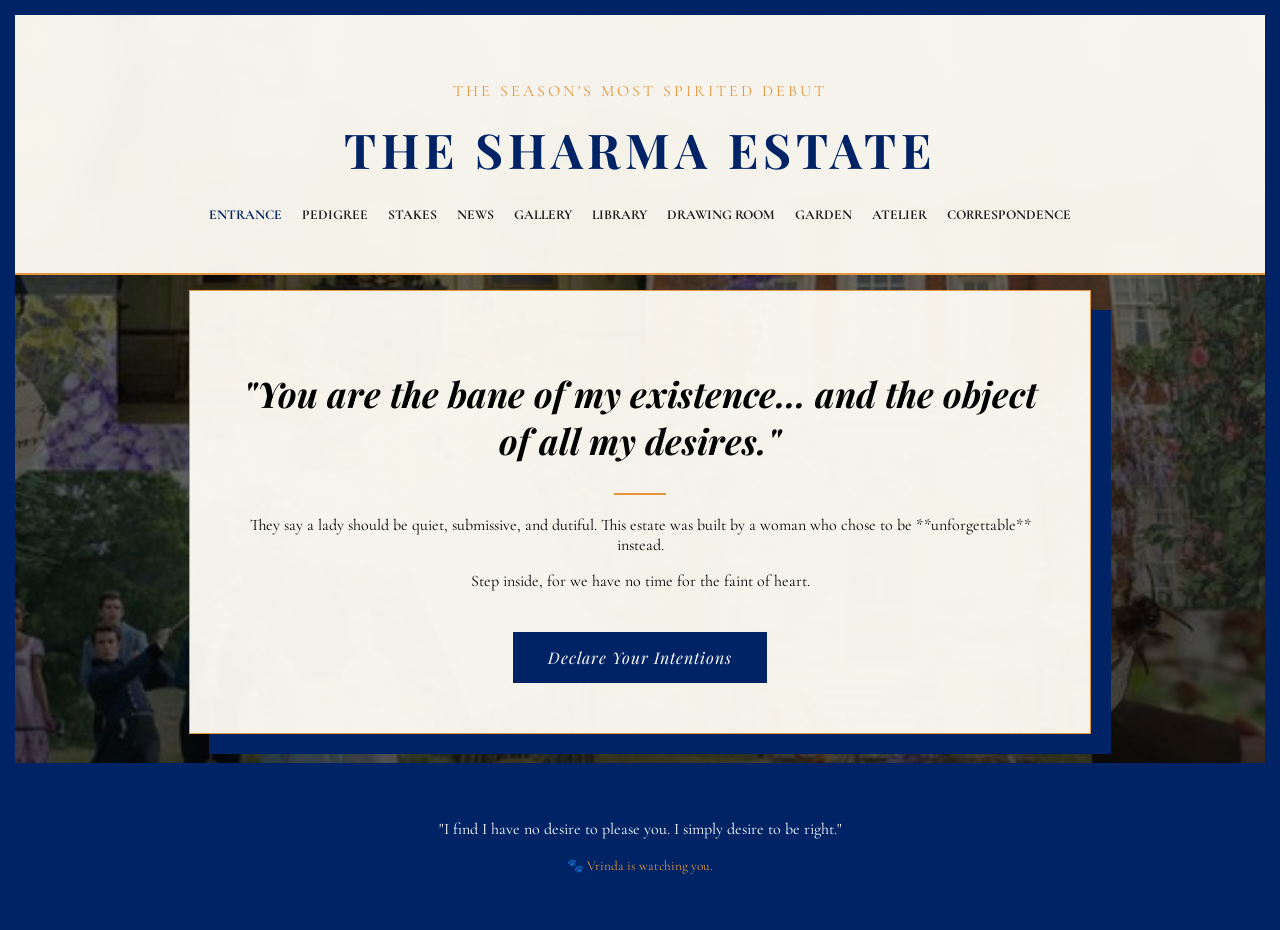
<file: bridgeton/index.html>
<!DOCTYPE html>
<html lang="en">
<head>
    <meta charset="UTF-8">
    <meta name="viewport" content="width=device-width, initial-scale=1.0">
    <link href="https://fonts.googleapis.com/css2?family=Cormorant+Garamond:ital,wght@0,400;0,700;1,400&family=Playfair+Display:ital@1&display=swap" rel="stylesheet">
    <title>The Sovereign Estate | Kate Inspired</title>
    <style>
        :root {
            --sharma-blue: #002366;
            --spiced-saffron: #e3963e;
            --silk-cream: rgba(255, 253, 245, 0.95);
        }

        body {
            margin: 0;
            /* UPDATED: Reference to your local bg.jpeg with a dark overlay for readability */
            background-image: linear-gradient(rgba(0, 0, 0, 0.5), rgba(0, 0, 0, 0.7)), 
                              url('bg.jpeg');
            background-size: cover;
            background-attachment: fixed;
            background-position: center;
            font-family: 'Cormorant Garamond', serif;
            min-height: 100vh;
            display: flex;
            flex-direction: column;
            border: 15px solid var(--sharma-blue); /* Frame the whole page */
        }

        header {
            text-align: center;
            padding: 50px 20px;
            background: var(--silk-cream);
            border-bottom: 2px solid var(--spiced-saffron);
            backdrop-filter: blur(10px);
        }

        h1 { 
            font-family: 'Playfair Display', serif; 
            font-size: 3rem; 
            color: var(--sharma-blue);
            text-transform: uppercase;
            letter-spacing: 5px;
            margin: 0;
        }

        nav { 
            margin-top: 25px; 
            display: flex; 
            flex-wrap: wrap; 
            justify-content: center; 
            gap: 20px; 
        }

        nav a { 
            text-decoration: none; 
            color: #1a1a1a; 
            font-weight: bold; 
            text-transform: uppercase; 
            font-size: 0.85rem;
            transition: 0.3s;
        }

        nav a:hover {
            color: var(--sharma-blue);
            border-bottom: 2px solid var(--spiced-saffron);
        }

        .chamber { 
            max-width: 800px; 
            margin: auto; 
            padding: 50px; 
            background: var(--silk-cream);
            border: 1px solid var(--spiced-saffron);
            box-shadow: 20px 20px 0px var(--sharma-blue);
            text-align: center;
        }

        .btn-sovereign {
            display: inline-block;
            margin-top: 25px;
            padding: 15px 35px;
            background: var(--sharma-blue);
            color: white;
            text-decoration: none;
            font-family: 'Playfair Display', serif;
            font-style: italic;
            letter-spacing: 1px;
            transition: 0.4s;
        }

        .btn-sovereign:hover {
            background: var(--spiced-saffron);
            transform: translateY(-3px);
        }

        footer { 
            padding: 40px; 
            text-align: center; 
            background: var(--sharma-blue);
            color: white;
            margin-top: auto;
        }
    </style>
</head>
<body>

    <header>
        <p style="letter-spacing: 3px; color: var(--spiced-saffron);">THE SEASON'S MOST SPIRITED DEBUT</p>
        <h1>THE SHARMA ESTATE</h1>
        <nav>
            <a href="index.html" style="color: var(--sharma-blue);">Entrance</a>
            <a href="pedigree.html">Pedigree</a>
            <a href="offerings.html">Stakes</a>
            <a href="papers.html">News</a>
            <a href="gallery.html">Gallery</a>
            <a href="music-room.html">Library</a>
            <a href="drawing-room.html">Drawing Room</a>
            <a href="conservatory.html">Garden</a>
            <a href="modiste.html">Atelier</a>
            <a href="writing-desk.html">Correspondence</a>
        </nav>
    </header>

    <div class="chamber">
        <h2 style="font-family: 'Playfair Display'; font-style: italic; font-size: 2.2rem;">"You are the bane of my existence... and the object of all my desires."</h2>
        <hr style="width: 50px; border: 1px solid var(--spiced-saffron); margin: 20px auto;">
        <p>They say a lady should be quiet, submissive, and dutiful. This estate was built by a woman who chose to be **unforgettable** instead.</p>
        <p>Step inside, for we have no time for the faint of heart.</p>
        <a href="offerings.html" class="btn-sovereign">Declare Your Intentions</a>
    </div>

    <footer>
        <p>"I find I have no desire to please you. I simply desire to be right."</p>
        <small style="color: var(--spiced-saffron);">🐾 Vrinda is watching you.</small>
    </footer>

</body>
</html>
</file>
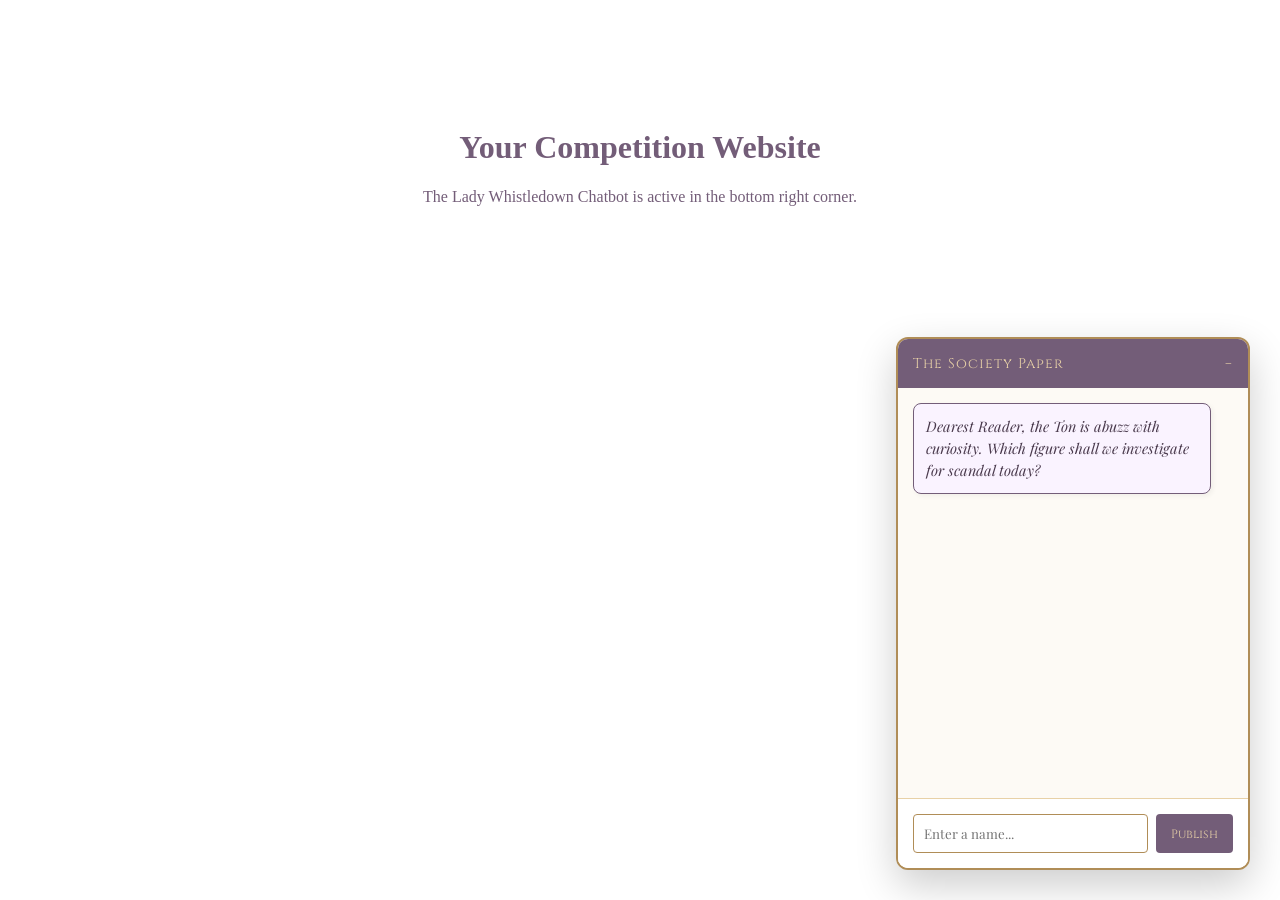
<file: bridgeton/bridgeton-bot.html>
<!DOCTYPE html>
<html lang="en">
<head>
    <meta charset="UTF-8">
    <meta name="viewport" content="width=device-width, initial-scale=1.0">
    <title>Lady Whistledown's Society Bot</title>
    <link href="https://fonts.googleapis.com/css2?family=Cinzel:wght@700&family=Playfair+Display:ital,wght@0,400;1,400&display=swap" rel="stylesheet">
    
    <style>
        /* --- CHATBOT STYLING --- */
        #whistledown-widget {
            position: fixed;
            bottom: 30px;
            right: 30px;
            width: 350px;
            background: #ffffff;
            border: 2px solid #b08d57; /* Gold Frame */
            border-radius: 12px;
            box-shadow: 0 15px 40px rgba(0,0,0,0.2);
            font-family: 'Playfair Display', serif;
            z-index: 1000;
            overflow: hidden;
            display: flex;
            flex-direction: column;
            transition: transform 0.3s ease;
        }

        #chat-header {
            background: #735d78; /* Wisteria Purple */
            color: #e8d1a7; /* Champagne Gold */
            padding: 15px;
            cursor: pointer;
            display: flex;
            justify-content: space-between;
            align-items: center;
            font-family: 'Cinzel', serif;
            font-size: 14px;
            letter-spacing: 1px;
        }

        #chat-content {
            display: flex;
            flex-direction: column;
            background-color: #fdfaf5; /* Parchment Paper color */
        }

        #chat-logs {
            height: 380px;
            overflow-y: auto;
            padding: 15px;
            display: flex;
            flex-direction: column;
            gap: 12px;
            scrollbar-width: thin;
            scrollbar-color: #b08d57 #fdfaf5;
        }

        /* Message Bubbles */
        .bot-msg, .user-msg {
            max-width: 85%;
            padding: 12px;
            font-size: 14.5px;
            line-height: 1.5;
            border-radius: 8px;
            box-shadow: 2px 2px 5px rgba(0,0,0,0.05);
        }

        .bot-msg {
            align-self: flex-start;
            background: #faf3ff;
            border: 1px solid #735d78;
            color: #4a3a4d;
            font-style: italic;
        }

        .user-msg {
            align-self: flex-end;
            background: #e0e0e0;
            color: #222;
            border-bottom: 3px solid #735d78;
        }

        /* Image Styling from Wikipedia */
        .wiki-img {
            width: 100%;
            border-radius: 4px;
            margin-bottom: 8px;
            border: 1px solid #b08d57;
        }

        /* Input Area */
        #input-area {
            display: flex;
            padding: 15px;
            background: #fff;
            border-top: 1px solid #e8d1a7;
        }

        #user-input {
            flex: 1;
            padding: 10px;
            border: 1px solid #b08d57;
            border-radius: 4px;
            font-family: 'Playfair Display', serif;
            outline: none;
        }

        #input-area button {
            background: #735d78;
            color: #e8d1a7;
            border: none;
            padding: 10px 15px;
            margin-left: 8px;
            cursor: pointer;
            border-radius: 4px;
            font-family: 'Cinzel', serif;
            font-size: 12px;
            transition: all 0.2s;
        }

        #input-area button:hover {
            background: #5e4a62;
            color: #fff;
        }

        /* Hide Scrollbar for Chrome/Safari */
        #chat-logs::-webkit-scrollbar { width: 6px; }
        #chat-logs::-webkit-scrollbar-thumb { background: #b08d57; border-radius: 10px; }
    </style>
</head>
<body>

    <div style="padding: 100px; text-align: center; color: #735d78;">
        <h1>Your Competition Website</h1>
        <p>The Lady Whistledown Chatbot is active in the bottom right corner.</p>
    </div>

    <div id="whistledown-widget">
        <div id="chat-header" onclick="toggleChat()">
            <span>The Society Paper</span>
            <span id="toggle-icon">−</span>
        </div>
        <div id="chat-content">
            <div id="chat-logs">
                <div class="bot-msg">
                    Dearest Reader, the Ton is abuzz with curiosity. Which figure shall we investigate for scandal today?
                </div>
            </div>
            <div id="input-area">
                <input type="text" id="user-input" placeholder="Enter a name..." onkeypress="checkEnter(event)">
                <button onclick="publishGossip()">Publish</button>
            </div>
        </div>
    </div>

    <script>
        /* --- CHATBOT LOGIC --- */

        // 1. Toggle Chat Visibility
        function toggleChat() {
            const content = document.getElementById('chat-content');
            const icon = document.getElementById('toggle-icon');
            if (content.style.display === "none") {
                content.style.display = "flex";
                icon.innerText = "−";
            } else {
                content.style.display = "none";
                icon.innerText = "+";
            }
        }

        // 2. Handle Enter Key
        function checkEnter(e) {
            if (e.key === 'Enter') publishGossip();
        }

        // 3. Main Wikipedia Fetch Function
        async function publishGossip() {
            const input = document.getElementById('user-input');
            const logs = document.getElementById('chat-logs');
            const target = input.value.trim();

            if (!target) return;

            // Display User Message
            logs.innerHTML += `<div class="user-msg">I require information on ${target}.</div>`;
            input.value = "";
            logs.scrollTop = logs.scrollHeight;

            try {
                // Fetch from Wikipedia Summary API
                const url = `https://en.wikipedia.org/api/rest_v1/page/summary/${encodeURIComponent(target)}`;
                const response = await fetch(url);
                const data = await response.json();

                let responseHTML = "";

                if (data.type === 'standard') {
                    // Include image if available
                    const img = data.thumbnail ? `<img src="${data.thumbnail.source}" class="wiki-img">` : "";
                    
                    responseHTML = `
                        ${img}
                        <strong>Dearest Reader,</strong><br><br>
                        My sources indicate that ${data.title} is a person of high regard. 
                        ${data.extract}<br><br>
                        <em>Yours Truly, Lady Whistledown</em>
                    `;
                } else {
                    responseHTML = "Alas, that name has not yet reached the ears of this author. Perhaps they are of no consequence?";
                }

                // Artificial delay for "writing" effect
                setTimeout(() => {
                    logs.innerHTML += `<div class="bot-msg">${responseHTML}</div>`;
                    logs.scrollTop = logs.scrollHeight;
                }, 700);

            } catch (error) {
                logs.innerHTML += `<div class="bot-msg">It seems the post-boy has lost my latest column. Do try again.</div>`;
                logs.scrollTop = logs.scrollHeight;
            }
        }
    </script>
</body>
</html>
</file>
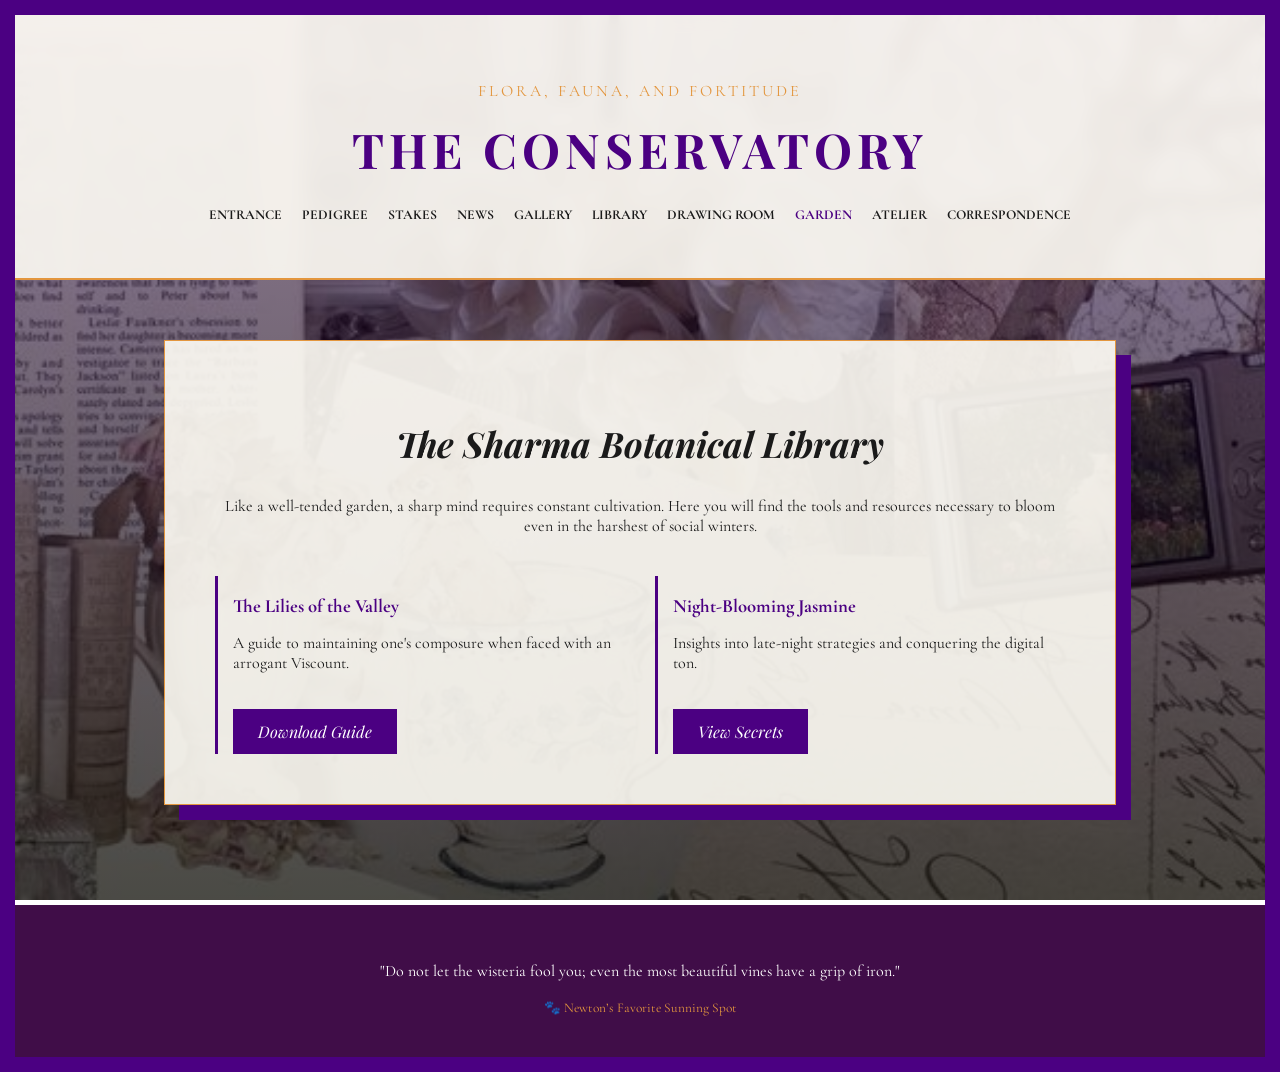
<file: bridgeton/conservatory.html>
<!DOCTYPE html>
<html lang="en">
<head>
    <meta charset="UTF-8">
    <meta name="viewport" content="width=device-width, initial-scale=1.0">
    <link href="https://fonts.googleapis.com/css2?family=Cormorant+Garamond:ital,wght@0,400;0,700;1,400&family=Playfair+Display:ital@1&display=swap" rel="stylesheet">
    <title>The Conservatory | Kate Sharma Edition</title>
    <style>
        :root {
            --royal-purple: #4b0082;
            --deep-plum: #36013f;
            --spiced-saffron: #e3963e; 
            --silk-cream: rgba(255, 253, 245, 0.9);
            --ink-black: #1a1a1a;
        }

        body {
            margin: 0;
            /* UPDATED: Background set to garden.jpeg with a regal purple overlay */
            background-image: linear-gradient(rgba(43, 0, 75, 0.5), rgba(0, 0, 0, 0.7)), 
                              url('garden.jpeg');
            background-size: cover;
            background-attachment: fixed;
            background-position: center;
            font-family: 'Cormorant Garamond', serif;
            color: var(--ink-black);
            min-height: 100vh;
            border: 15px solid var(--royal-purple);
        }

        header {
            text-align: center;
            padding: 50px 20px;
            background: var(--silk-cream);
            border-bottom: 2px solid var(--spiced-saffron);
            backdrop-filter: blur(8px);
        }

        h1 { 
            font-family: 'Playfair Display', serif; 
            font-size: 3rem; 
            color: var(--royal-purple);
            text-transform: uppercase;
            letter-spacing: 5px;
            margin: 0;
        }

        nav { 
            margin-top: 25px; 
            display: flex; 
            flex-wrap: wrap; 
            justify-content: center; 
            gap: 20px; 
        }

        nav a { 
            text-decoration: none; 
            color: var(--ink-black); 
            font-weight: bold; 
            text-transform: uppercase; 
            font-size: 0.85rem;
            transition: 0.3s;
            padding-bottom: 5px;
        }

        nav a:hover {
            color: var(--royal-purple);
            border-bottom: 2px solid var(--spiced-saffron);
        }

        .chamber { 
            max-width: 850px; 
            margin: 60px auto; 
            padding: 50px; 
            text-align: center;
            background: var(--silk-cream);
            border: 1px solid var(--spiced-saffron);
            box-shadow: 15px 15px 0px var(--royal-purple);
        }

        .botanical-grid {
            display: grid;
            grid-template-columns: 1fr 1fr;
            gap: 30px;
            margin-top: 40px;
            text-align: left;
        }

        .resource-card {
            border-left: 3px solid var(--royal-purple);
            padding-left: 15px;
        }

        .resource-card h3 {
            color: var(--royal-purple);
            margin-bottom: 5px;
        }

        .btn-purple {
            background: var(--royal-purple);
            color: white;
            padding: 12px 25px;
            border: none;
            font-family: 'Playfair Display', serif;
            font-style: italic;
            cursor: pointer;
            text-decoration: none;
            display: inline-block;
            margin-top: 20px;
            transition: 0.3s;
        }

        .btn-purple:hover {
            background: var(--deep-plum);
            transform: scale(1.05);
        }

        footer { 
            padding: 40px; 
            text-align: center; 
            background: rgba(54, 1, 63, 0.95);
            color: white;
            margin-top: 100px;
        }
    </style>
</head>
<body>

    <header>
        <p style="letter-spacing: 3px; color: var(--spiced-saffron);">FLORA, FAUNA, AND FORTITUDE</p>
        <h1>THE CONSERVATORY</h1>
        <nav>
            <a href="index.html">Entrance</a>
            <a href="pedigree.html">Pedigree</a>
            <a href="offerings.html">Stakes</a>
            <a href="papers.html">News</a>
            <a href="gallery.html">Gallery</a>
            <a href="music-room.html">Library</a>
            <a href="drawing-room.html">Drawing Room</a>
            <a href="conservatory.html" style="color: var(--royal-purple);">Garden</a>
            <a href="modiste.html">Atelier</a>
            <a href="writing-desk.html">Correspondence</a>
        </nav>
    </header>

    <div class="chamber">
        <h2 style="font-family: 'Playfair Display'; font-style: italic; font-size: 2.2rem;">The Sharma Botanical Library</h2>
        <p>Like a well-tended garden, a sharp mind requires constant cultivation. Here you will find the tools and resources necessary to bloom even in the harshest of social winters.</p>
        
        <div class="botanical-grid">
            <div class="resource-card">
                <h3>The Lilies of the Valley</h3>
                <p>A guide to maintaining one's composure when faced with an arrogant Viscount.</p>
                <a href="#" class="btn-purple">Download Guide</a>
            </div>
            <div class="resource-card">
                <h3>Night-Blooming Jasmine</h3>
                <p>Insights into late-night strategies and conquering the digital ton.</p>
                <a href="#" class="btn-purple">View Secrets</a>
            </div>
        </div>
    </div>

    <footer>
        <p>"Do not let the wisteria fool you; even the most beautiful vines have a grip of iron."</p>
        <small style="color: var(--spiced-saffron);">🐾 Newton’s Favorite Sunning Spot</small>
    </footer>

</body>
</html>
</file>
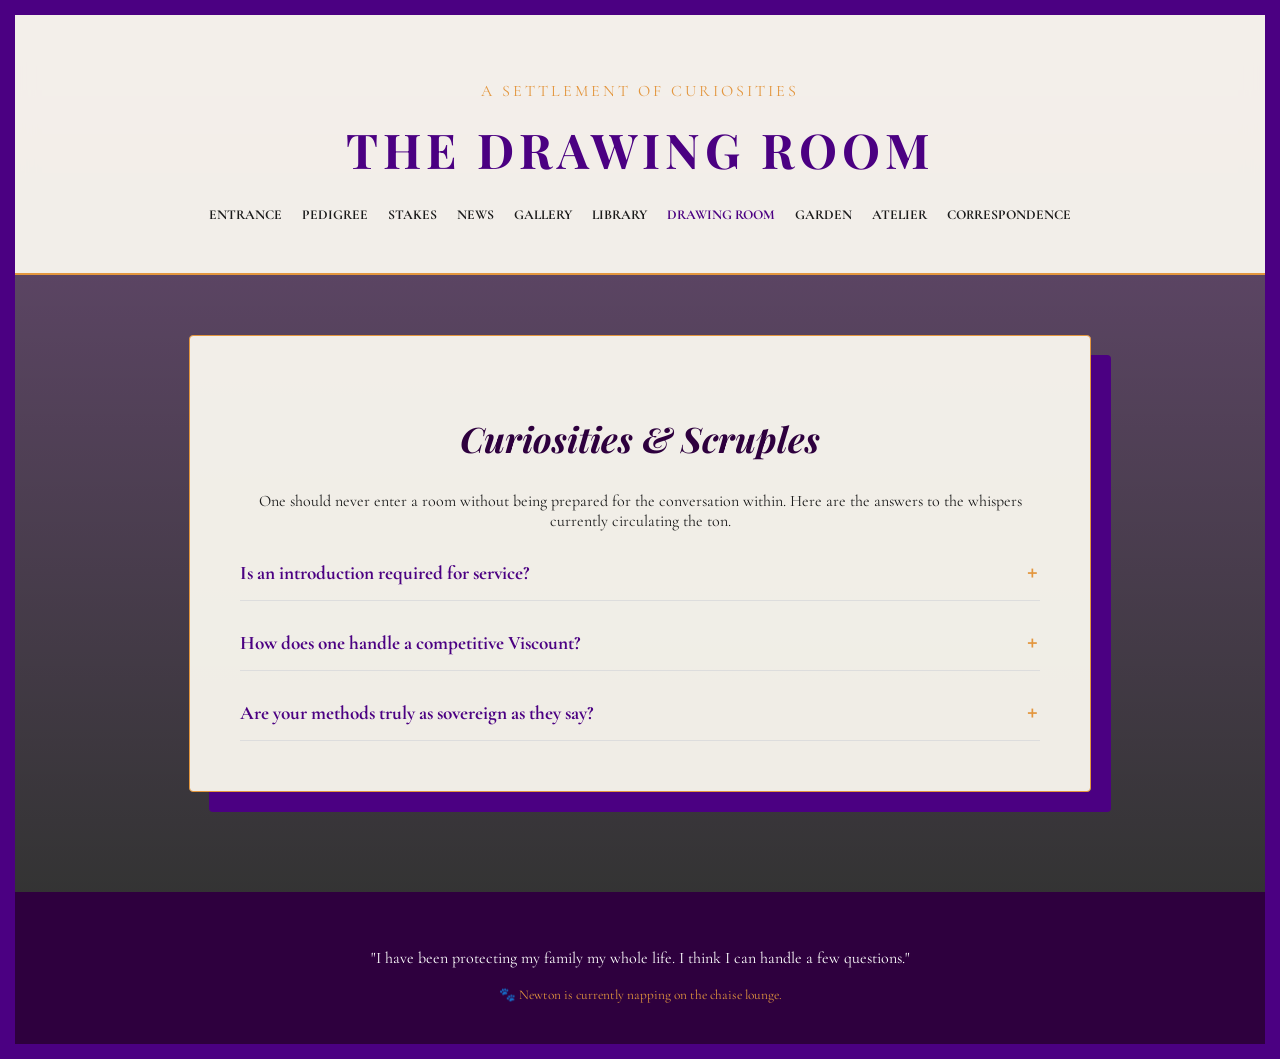
<file: bridgeton/drawing-room.html>
<!DOCTYPE html>
<html lang="en">
<head>
    <meta charset="UTF-8">
    <meta name="viewport" content="width=device-width, initial-scale=1.0">
    <link href="https://fonts.googleapis.com/css2?family=Cormorant+Garamond:ital,wght@0,400;0,700;1,400&family=Playfair+Display:ital@1&display=swap" rel="stylesheet">
    <title>The Drawing Room | Curiosities & Scruples</title>
    <style>
        :root {
            --royal-purple: #4b0082;
            --deep-plum: #2e003e;
            --spiced-saffron: #e3963e; 
            --silk-cream: rgba(255, 253, 245, 0.92);
            --ink-black: #1a1a1a;
        }

        body {
            margin: 0;
            /* Background image: Rich purple floral/damask texture */
            background-image: linear-gradient(rgba(46, 0, 62, 0.7), rgba(0, 0, 0, 0.8)), 
                              url('https://images.unsplash.com/photo-1618346136472-090de27fe8b4?auto=format&fit=crop&q=80&w=2000');
            background-size: cover;
            background-attachment: fixed;
            background-position: center;
            font-family: 'Cormorant Garamond', serif;
            color: var(--ink-black);
            min-height: 100vh;
            border: 15px solid var(--royal-purple);
        }

        header {
            text-align: center;
            padding: 50px 20px;
            background: var(--silk-cream);
            border-bottom: 2px solid var(--spiced-saffron);
            backdrop-filter: blur(10px);
        }

        h1 { 
            font-family: 'Playfair Display', serif; 
            font-size: 3rem; 
            color: var(--royal-purple);
            text-transform: uppercase;
            letter-spacing: 5px;
            margin: 0;
        }

        nav { 
            margin-top: 25px; 
            display: flex; 
            flex-wrap: wrap; 
            justify-content: center; 
            gap: 20px; 
        }

        nav a { 
            text-decoration: none; 
            color: var(--ink-black); 
            font-weight: bold; 
            text-transform: uppercase; 
            font-size: 0.85rem;
            transition: 0.3s;
        }

        nav a:hover {
            color: var(--royal-purple);
            border-bottom: 2px solid var(--spiced-saffron);
        }

        .chamber { 
            max-width: 800px; 
            margin: 60px auto; 
            padding: 50px; 
            background: var(--silk-cream);
            border: 1px solid var(--spiced-saffron);
            box-shadow: 20px 20px 0px var(--royal-purple);
            border-radius: 4px;
        }

        h2 {
            font-family: 'Playfair Display', serif;
            font-style: italic;
            font-size: 2.2rem;
            text-align: center;
            color: var(--deep-plum);
        }

        .faq-item {
            margin-top: 30px;
            border-bottom: 1px solid #ddd;
            padding-bottom: 15px;
        }

        summary {
            font-weight: bold;
            font-size: 1.2rem;
            color: var(--royal-purple);
            cursor: pointer;
            list-style: none;
            display: flex;
            justify-content: space-between;
            align-items: center;
        }

        summary::after {
            content: "＋";
            font-size: 1rem;
            color: var(--spiced-saffron);
        }

        details[open] summary::after {
            content: "—";
        }

        details p {
            margin-top: 15px;
            font-style: italic;
            color: #444;
            line-height: 1.6;
        }

        footer { 
            padding: 40px; 
            text-align: center; 
            background: var(--deep-plum);
            color: white;
            margin-top: 100px;
        }
    </style>
</head>
<body>

    <header>
        <p style="letter-spacing: 3px; color: var(--spiced-saffron);">A SETTLEMENT OF CURIOSITIES</p>
        <h1>THE DRAWING ROOM</h1>
        <nav>
            <a href="index.html">Entrance</a>
            <a href="pedigree.html">Pedigree</a>
            <a href="offerings.html">Stakes</a>
            <a href="papers.html">News</a>
            <a href="gallery.html">Gallery</a>
            <a href="music-room.html">Library</a>
            <a href="drawing-room.html" style="color: var(--royal-purple);">Drawing Room</a>
            <a href="conservatory.html">Garden</a>
            <a href="modiste.html">Atelier</a>
            <a href="writing-desk.html">Correspondence</a>
        </nav>
    </header>

    <div class="chamber">
        <h2>Curiosities & Scruples</h2>
        <p style="text-align: center;">One should never enter a room without being prepared for the conversation within. Here are the answers to the whispers currently circulating the ton.</p>
        
        <div class="faq-item">
            <details>
                <summary>Is an introduction required for service?</summary>
                <p>While a formal introduction is tradition, we value character over pedigree. If your intentions are true and your wit is sharp, you are welcome here.</p>
            </details>
        </div>

        <div class="faq-item">
            <details>
                <summary>How does one handle a competitive Viscount?</summary>
                <p>One simply beats him at his own game. Whether on the Pall Mall field or in the digital market, strategy and a steady hand are paramount.</p>
            </details>
        </div>

        <div class="faq-item">
            <details>
                <summary>Are your methods truly as sovereign as they say?</summary>
                <p>Indeed. We do not settle for the easy path; we pave our own. Our results are as undeniable as a Sharma sister's resolve.</p>
            </details>
        </div>
    </div>

    <footer>
        <p>"I have been protecting my family my whole life. I think I can handle a few questions."</p>
        <small style="color: var(--spiced-saffron);">🐾 Newton is currently napping on the chaise lounge.</small>
    </footer>

</body>
</html>
</file>
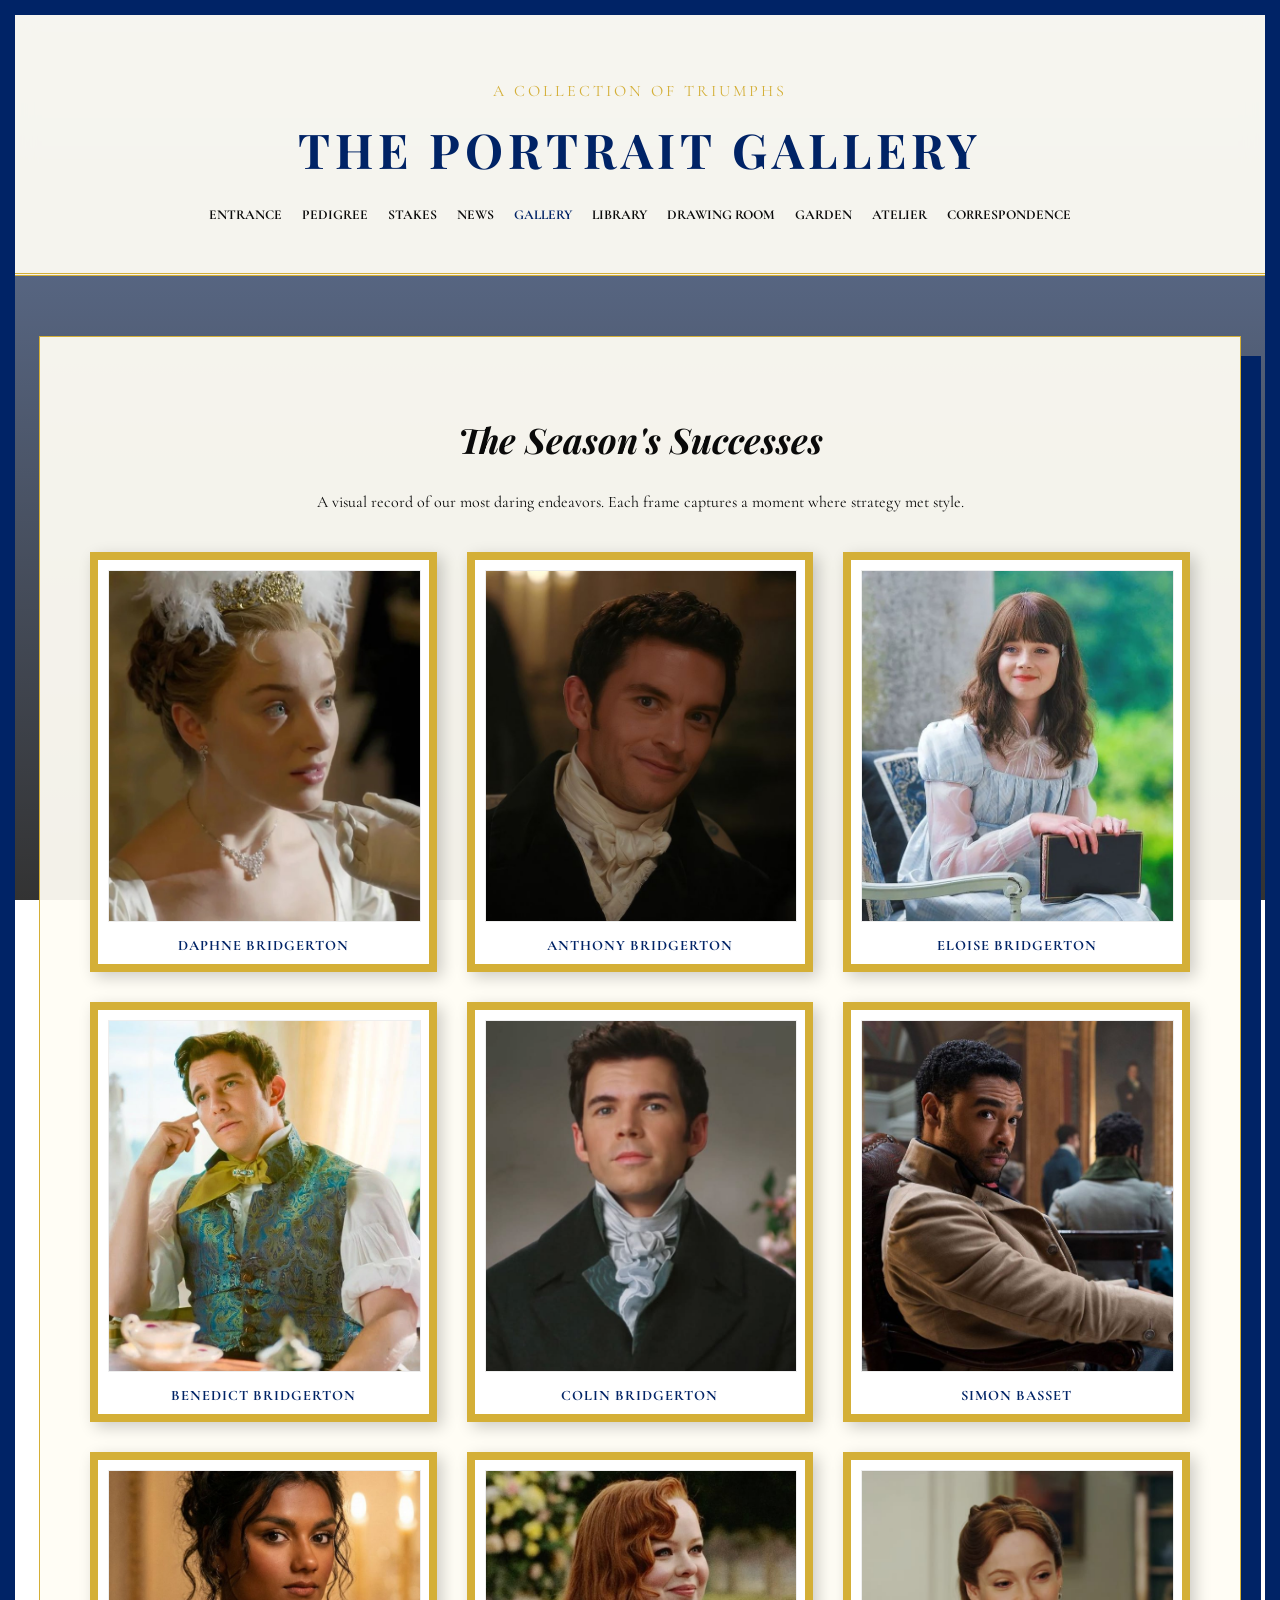
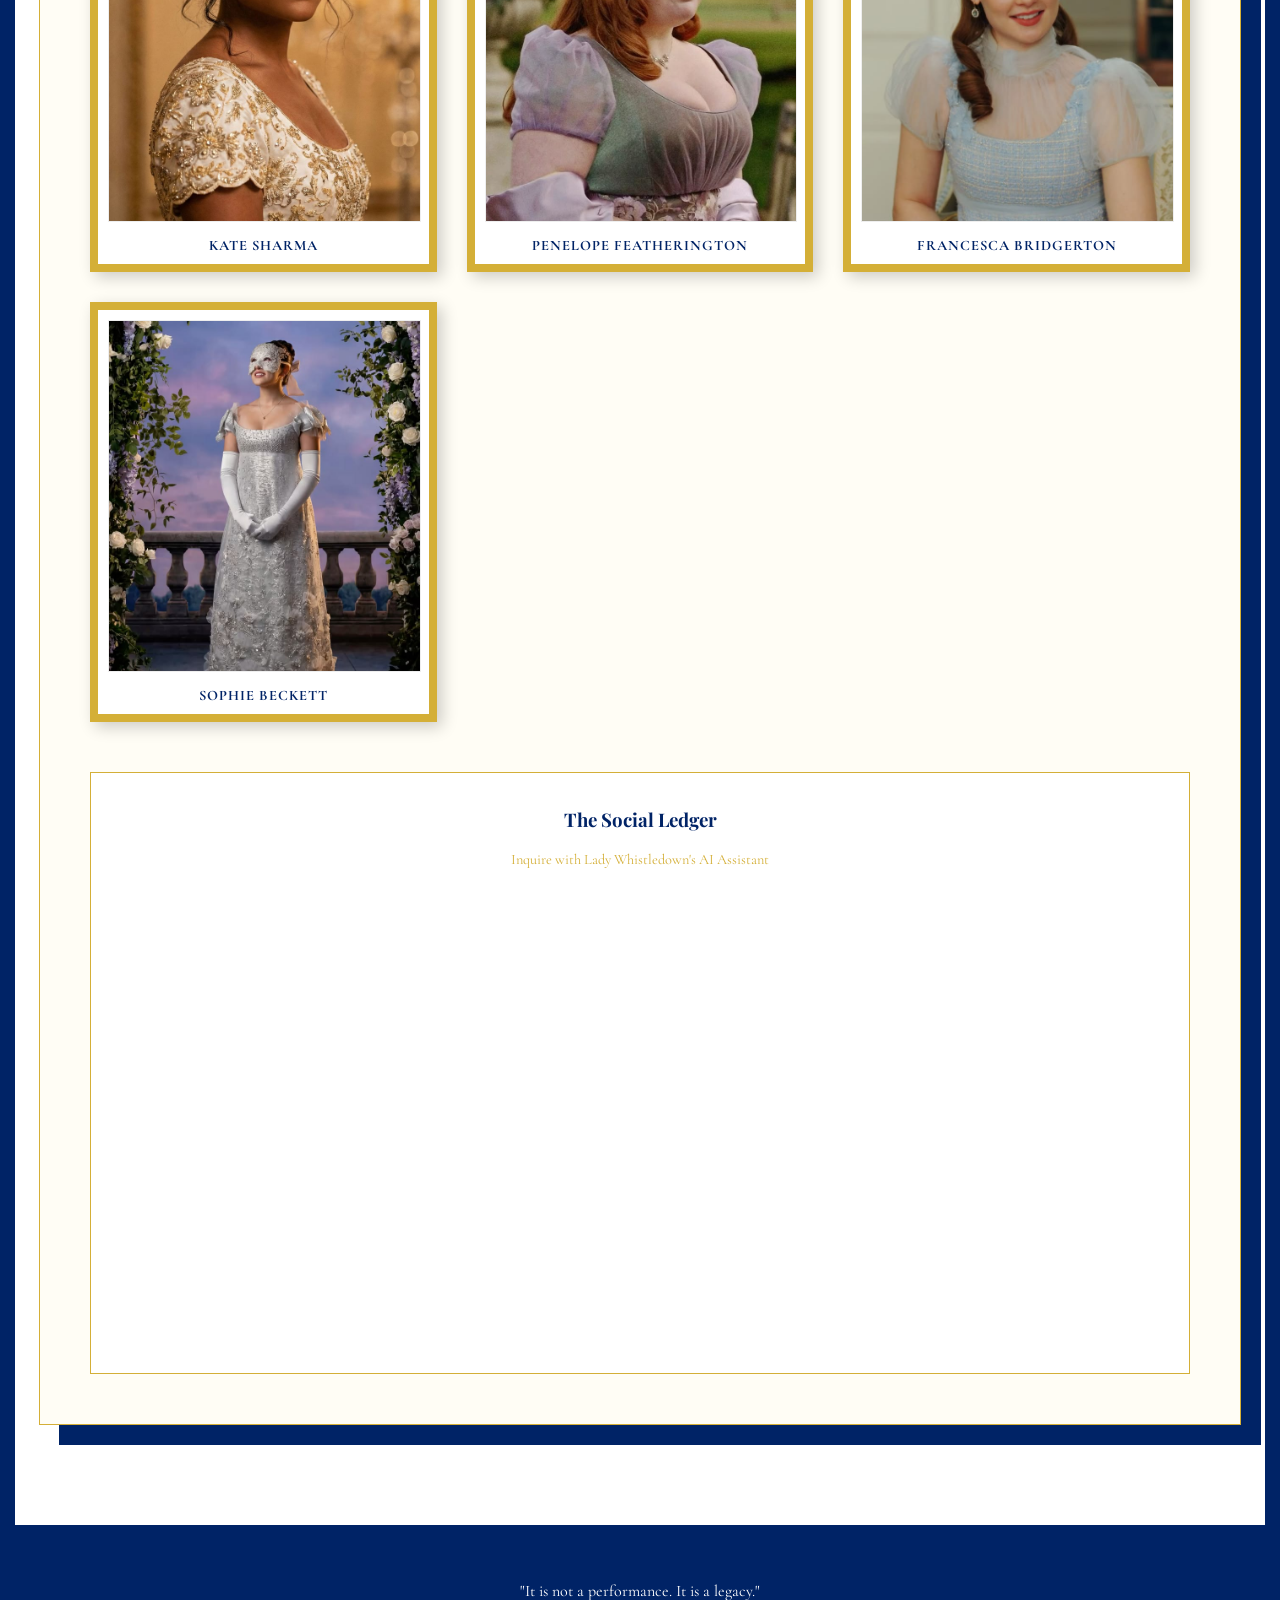
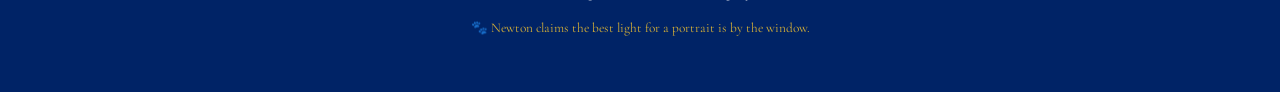
<file: bridgeton/gallery.html>
<!DOCTYPE html>
<html lang="en">
<head>
    <meta charset="UTF-8">
    <meta name="viewport" content="width=device-width, initial-scale=1.0">
    <link href="https://fonts.googleapis.com/css2?family=Cormorant+Garamond:ital,wght@0,400;0,700;1,400&family=Playfair+Display:ital@1&display=swap" rel="stylesheet">
    <title>The Portrait Gallery | A Legacy in Blue</title>
    <style>
        :root {
            --sharma-blue: #002366; /* Deep Royal Blue */
            --regency-gold: #d4af37;
            --silk-cream: rgba(255, 253, 245, 0.94);
            --ink-black: #0a0a0a;
        }

        body {
            margin: 0;
            background-image: linear-gradient(rgba(0, 35, 102, 0.6), rgba(0, 0, 0, 0.8)), 
                              url('https://images.unsplash.com/photo-1560518883-ce09059eeffa?auto=format&fit=crop&q=80&w=2000');
            background-size: cover;
            background-attachment: fixed;
            background-position: center;
            font-family: 'Cormorant Garamond', serif;
            color: var(--ink-black);
            min-height: 100vh;
            border: 15px solid var(--sharma-blue);
        }

        header {
            text-align: center;
            padding: 50px 20px;
            background: var(--silk-cream);
            border-bottom: 3px double var(--regency-gold);
            backdrop-filter: blur(10px);
        }

        h1 { 
            font-family: 'Playfair Display', serif; 
            font-size: 3rem; 
            color: var(--sharma-blue);
            text-transform: uppercase;
            letter-spacing: 5px;
            margin: 0;
        }

        nav { 
            margin-top: 25px; 
            display: flex; 
            flex-wrap: wrap; 
            justify-content: center; 
            gap: 20px; 
        }

        nav a { 
            text-decoration: none; 
            color: var(--ink-black); 
            font-weight: bold; 
            text-transform: uppercase; 
            font-size: 0.85rem;
            transition: 0.3s;
        }

        nav a:hover {
            color: var(--sharma-blue);
            border-bottom: 2px solid var(--regency-gold);
        }

        .chamber { 
            max-width: 1100px; 
            margin: 60px auto; 
            padding: 50px; 
            background: var(--silk-cream);
            border: 1px solid var(--regency-gold);
            box-shadow: 20px 20px 0px var(--sharma-blue);
        }

        .gallery-grid {
            display: grid;
            grid-template-columns: repeat(auto-fill, minmax(280px, 1fr));
            gap: 30px;
            margin-top: 40px;
        }

        .portrait-frame {
            border: 8px solid var(--regency-gold);
            background: white;
            padding: 10px;
            transition: transform 0.4s ease;
            box-shadow: 5px 5px 15px rgba(0,0,0,0.2);
            position: relative;
            overflow: hidden;
        }

        .portrait-frame img {
            width: 100%;
            height: 350px;
            object-fit: cover;
            display: block;
            border: 1px solid #eee;
        }

        .portrait-frame:hover {
            transform: rotate(-1deg) scale(1.03);
        }

        .caption {
            text-align: center;
            margin-top: 15px;
            font-weight: bold;
            color: var(--sharma-blue);
            text-transform: uppercase;
            font-size: 0.9rem;
            letter-spacing: 1px;
        }

        /* Styling for the Botpress Embed Chamber */
        .bot-chamber {
            height: 600px;
            padding: 0;
            overflow: hidden;
            background: white;
            border: 1px solid var(--regency-gold);
            margin-top: 50px;
        }

        footer { 
            padding: 40px; 
            text-align: center; 
            background: var(--sharma-blue);
            color: white;
            margin-top: 100px;
        }
    </style>
</head>
<body>

    <header>
        <p style="letter-spacing: 3px; color: var(--regency-gold);">A COLLECTION OF TRIUMPHS</p>
        <h1>THE PORTRAIT GALLERY</h1>
        <nav>
            <a href="index.html">Entrance</a>
            <a href="pedigree.html">Pedigree</a>
            <a href="offerings.html">Stakes</a>
            <a href="papers.html">News</a>
            <a href="gallery.html" style="color: var(--sharma-blue);">Gallery</a>
            <a href="music-room.html">Library</a>
            <a href="drawing-room.html">Drawing Room</a>
            <a href="conservatory.html">Garden</a>
            <a href="modiste.html">Atelier</a>
            <a href="writing-desk.html">Correspondence</a>
        </nav>
    </header>

    <div class="chamber">
        <h2 style="font-family: 'Playfair Display'; font-style: italic; font-size: 2.2rem; text-align: center;">The Season's Successes</h2>
        <p style="text-align: center;">A visual record of our most daring endeavors. Each frame captures a moment where strategy met style.</p>
        
        <div class="gallery-grid">
            <div class="portrait-frame">
                <img src="daphne.jpeg" alt="Daphne">
                <div class="caption">Daphne Bridgerton</div>
            </div>

            <div class="portrait-frame">
                <img src="anthony.jpeg" alt="Anthony">
                <div class="caption">Anthony Bridgerton</div>
            </div>

            <div class="portrait-frame">
                <img src="eloise.jpeg" alt="Eloise">
                <div class="caption">Eloise Bridgerton</div>
            </div>

            <div class="portrait-frame">
                <img src="benneduct.jpeg" alt="Benedict">
                <div class="caption">Benedict Bridgerton</div>
            </div>

            <div class="portrait-frame">
                <img src="colin.jpeg" alt="Colin">
                <div class="caption">Colin Bridgerton</div>
            </div>

            <div class="portrait-frame">
                <img src="simon.jpeg" alt="Simon">
                <div class="caption">Simon Basset</div>
            </div>

            <div class="portrait-frame">
                <img src="kate.jpeg" alt="Kate">
                <div class="caption">Kate Sharma</div>
            </div>

            <div class="portrait-frame">
                <img src="penelope.jpeg" alt="Penelope">
                <div class="caption">Penelope Featherington</div>
            </div>

            <div class="portrait-frame">
                <img src="francesca.jpeg" alt="Francesca">
                <div class="caption">Francesca Bridgerton</div>
            </div>

            <div class="portrait-frame">
                <img src="sophie.jpeg" alt="Sophie">
                <div class="caption">Sophie Beckett</div>
            </div>
        </div>

        <div class="bot-chamber">
            <h3 style="text-align: center; font-family: 'Playfair Display'; padding-top: 15px; color: var(--sharma-blue);">The Social Ledger</h3>
            <p style="text-align: center; font-size: 0.9rem; color: var(--regency-gold);">Inquire with Lady Whistledown's AI Assistant</p>
            <iframe 
                src="https://cdn.botpress.cloud/webchat/v3.6/shareable.html?configUrl=https://files.bpcontent.cloud/2026/03/14/07/20260314073249-5BSC9UAN.json" 
                width="100%" 
                height="500px" 
                style="border: none;"
                title="Lady Whistledown Chatbot">
            </iframe>
        </div>
    </div>

    <footer>
        <p>"It is not a performance. It is a legacy."</p>
        <small style="color: var(--regency-gold);">🐾 Newton claims the best light for a portrait is by the window.</small>
    </footer>

</body>
</html>
</file>
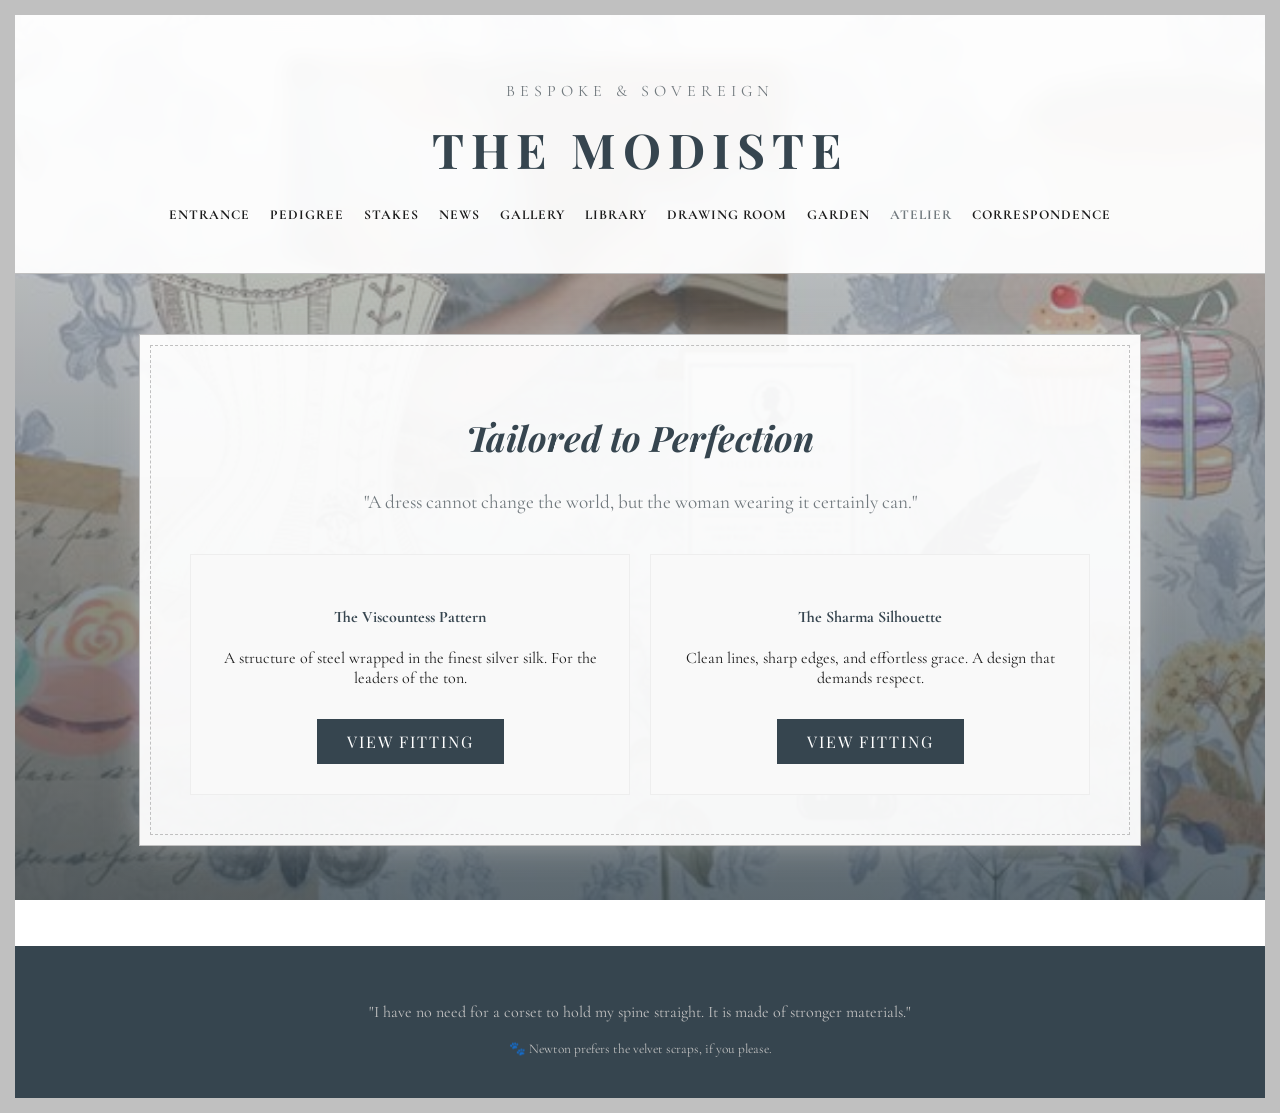
<file: bridgeton/modiste.html>
<!DOCTYPE html>
<html lang="en">
<head>
    <meta charset="UTF-8">
    <meta name="viewport" content="width=device-width, initial-scale=1.0">
    <link href="https://fonts.googleapis.com/css2?family=Cormorant+Garamond:ital,wght@0,400;0,700;1,400&family=Playfair+Display:ital@1&display=swap" rel="stylesheet">
    <title>The Modiste | Bespoke Sovereign Style</title>
    <style>
        :root {
            --sterling-silver: #c0c0c0;
            --steel-grey: #71797e;
            --charcoal: #36454f;
            --silk-white: rgba(255, 255, 255, 0.95);
            --ink-black: #1a1a1a;
        }

        body {
            margin: 0;
            /* UPDATED: Background set to modiste.jpeg with a sophisticated silver-charcoal overlay */
            background-image: linear-gradient(rgba(192, 192, 192, 0.4), rgba(54, 69, 79, 0.8)), 
                              url('modiste.jpeg');
            background-size: cover;
            background-attachment: fixed;
            background-position: center;
            font-family: 'Cormorant Garamond', serif;
            color: var(--ink-black);
            min-height: 100vh;
            border: 15px solid var(--sterling-silver);
        }

        header {
            text-align: center;
            padding: 50px 20px;
            background: var(--silk-white);
            border-bottom: 1px solid var(--sterling-silver);
            backdrop-filter: blur(10px);
        }

        h1 { 
            font-family: 'Playfair Display', serif; 
            font-size: 3rem; 
            color: var(--charcoal);
            text-transform: uppercase;
            letter-spacing: 7px;
            margin: 0;
        }

        nav { 
            margin-top: 25px; 
            display: flex; 
            flex-wrap: wrap; 
            justify-content: center; 
            gap: 20px; 
        }

        nav a { 
            text-decoration: none; 
            color: var(--ink-black); 
            font-weight: bold; 
            text-transform: uppercase; 
            font-size: 0.85rem;
            letter-spacing: 1px;
            transition: 0.3s;
        }

        nav a:hover {
            color: var(--steel-grey);
            border-bottom: 2px solid var(--sterling-silver);
        }

        .chamber { 
            max-width: 900px; 
            margin: 60px auto; 
            padding: 50px; 
            background: var(--silk-white);
            border: 1px solid var(--sterling-silver);
            box-shadow: 0px 0px 30px rgba(192, 192, 192, 0.5);
            position: relative;
        }

        .chamber::before {
            content: "";
            position: absolute;
            top: 10px; left: 10px; right: 10px; bottom: 10px;
            border: 1px dashed var(--sterling-silver);
            pointer-events: none;
        }

        h2 {
            font-family: 'Playfair Display', serif;
            font-style: italic;
            font-size: 2.2rem;
            text-align: center;
            color: var(--charcoal);
        }

        .boutique-intro {
            text-align: center;
            font-size: 1.2rem;
            margin-bottom: 40px;
            color: var(--steel-grey);
        }

        .patterns-grid {
            display: grid;
            grid-template-columns: 1fr 1fr;
            gap: 20px;
        }

        .swatch {
            background: #f9f9f9;
            padding: 30px;
            border: 1px solid #eee;
            text-align: center;
            transition: background 0.3s;
        }

        .swatch:hover {
            background: #f0f0f0;
        }

        .fitting-image {
            display: none; 
            width: 100%;
            margin-top: 20px;
            border: 1px solid var(--sterling-silver);
            box-shadow: 0px 5px 15px rgba(0,0,0,0.1);
            animation: fadeIn 0.8s ease forwards;
        }

        @keyframes fadeIn {
            from { opacity: 0; transform: translateY(10px); }
            to { opacity: 1; transform: translateY(0); }
        }

        .btn-silver {
            background: var(--charcoal);
            color: white;
            padding: 12px 30px;
            border: none;
            font-family: 'Playfair Display', serif;
            text-transform: uppercase;
            letter-spacing: 2px;
            cursor: pointer;
            text-decoration: none;
            display: inline-block;
            margin-top: 15px;
        }

        .btn-silver:hover {
            background: var(--steel-grey);
        }

        footer { 
            padding: 40px; 
            text-align: center; 
            background: var(--charcoal);
            color: var(--sterling-silver);
            margin-top: 100px;
        }
    </style>
</head>
<body>

    <header>
        <p style="letter-spacing: 5px; color: var(--steel-grey);">BESPOKE & SOVEREIGN</p>
        <h1>THE MODISTE</h1>
        <nav>
            <a href="index.html">Entrance</a>
            <a href="pedigree.html">Pedigree</a>
            <a href="offerings.html">Stakes</a>
            <a href="papers.html">News</a>
            <a href="gallery.html">Gallery</a>
            <a href="music-room.html">Library</a>
            <a href="drawing-room.html">Drawing Room</a>
            <a href="conservatory.html">Garden</a>
            <a href="modiste.html" style="color: var(--steel-grey);">Atelier</a>
            <a href="writing-desk.html">Correspondence</a>
        </nav>
    </header>

    <div class="chamber">
        <h2>Tailored to Perfection</h2>
        <p class="boutique-intro">"A dress cannot change the world, but the woman wearing it certainly can."</p>
        
        <div class="patterns-grid">
            <div class="swatch">
                <h4 style="color: var(--charcoal);">The Viscountess Pattern</h4>
                <p>A structure of steel wrapped in the finest silver silk. For the leaders of the ton.</p>
                <img src="viscountess-dress.jpeg" id="viscountess-img" class="fitting-image" alt="Viscountess Gown">
                <a href="javascript:void(0)" class="btn-silver" onclick="showViscountess()">View Fitting</a>
            </div>
            <div class="swatch">
                <h4 style="color: var(--charcoal);">The Sharma Silhouette</h4>
                <p>Clean lines, sharp edges, and effortless grace. A design that demands respect.</p>
                <img src="sharma-dress.jpeg" id="sharma-img" class="fitting-image" alt="Sharma Gown">
                <a href="javascript:void(0)" class="btn-silver" onclick="showSharma()">View Fitting</a>
            </div>
        </div>
    </div>

    <footer>
        <p>"I have no need for a corset to hold my spine straight. It is made of stronger materials."</p>
        <small>🐾 Newton prefers the velvet scraps, if you please.</small>
    </footer>

    <script>
        function showViscountess() {
            document.getElementById('viscountess-img').style.display = 'block';
        }

        function showSharma() {
            document.getElementById('sharma-img').style.display = 'block';
        }
    </script>

</body>
</html>
</file>
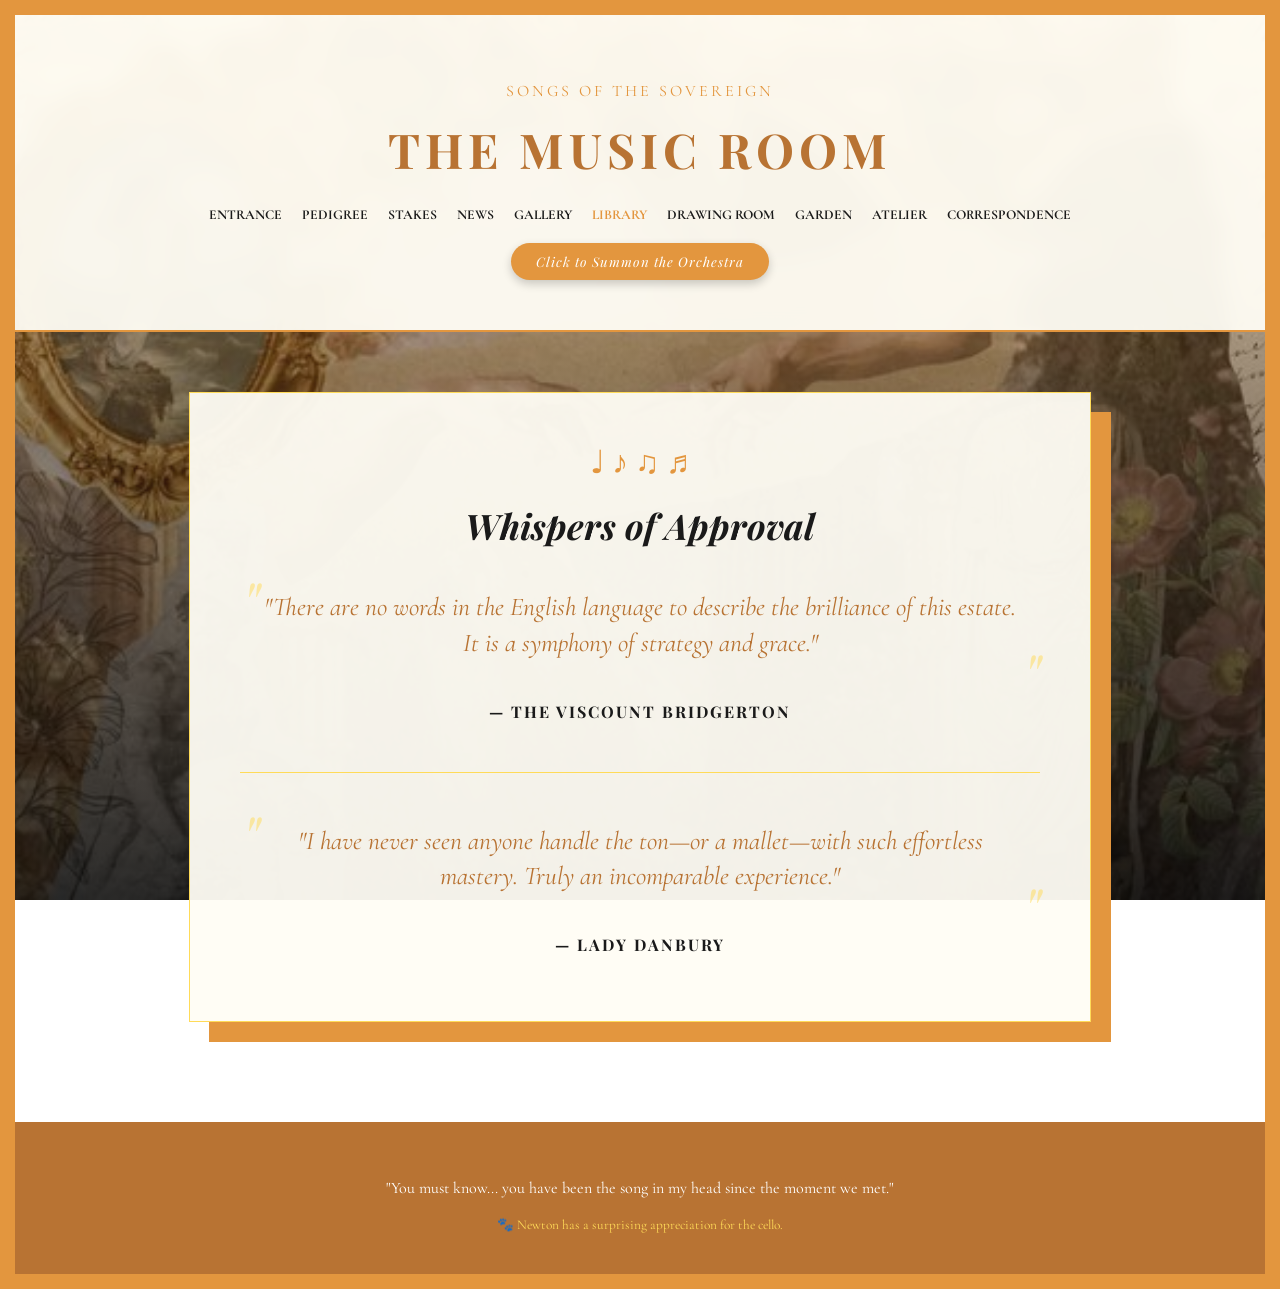
<file: bridgeton/music-room.html>
<!DOCTYPE html>
<html lang="en">
<head>
    <meta charset="UTF-8">
    <meta name="viewport" content="width=device-width, initial-scale=1.0">
    <link href="https://fonts.googleapis.com/css2?family=Cormorant+Garamond:ital,wght@0,400;0,700;1,400&family=Playfair+Display:ital@1&display=swap" rel="stylesheet">
    <title>The Music Room | Harmonious Praises</title>
    <style>
        :root {
            --saffron-gold: #e3963e;
            --honey-yellow: #ffdb58;
            --deep-amber: #b87333;
            --silk-cream: rgba(255, 253, 245, 0.95);
            --ink-black: #1a1a1a;
        }

        body {
            margin: 0;
            /* UPDATED: Reference to your music.jpeg with a golden-tinted overlay */
            background-image: linear-gradient(rgba(227, 150, 62, 0.3), rgba(0, 0, 0, 0.8)), 
                              url('music.jpeg');
            background-size: cover;
            background-attachment: fixed;
            background-position: center;
            font-family: 'Cormorant Garamond', serif;
            color: var(--ink-black);
            min-height: 100vh;
            border: 15px solid var(--saffron-gold);
        }

        header {
            text-align: center;
            padding: 50px 20px;
            background: var(--silk-cream);
            border-bottom: 2px solid var(--saffron-gold);
            backdrop-filter: blur(10px);
        }

        h1 { 
            font-family: 'Playfair Display', serif; 
            font-size: 3rem; 
            color: var(--deep-amber);
            text-transform: uppercase;
            letter-spacing: 5px;
            margin: 0;
        }

        nav { 
            margin-top: 25px; 
            display: flex; 
            flex-wrap: wrap; 
            justify-content: center; 
            gap: 20px; 
        }

        nav a { 
            text-decoration: none; 
            color: var(--ink-black); 
            font-weight: bold; 
            text-transform: uppercase; 
            font-size: 0.85rem;
            transition: 0.3s;
        }

        nav a:hover {
            color: var(--saffron-gold);
            border-bottom: 2px solid var(--saffron-gold);
        }

        .chamber { 
            max-width: 800px; 
            margin: 60px auto; 
            padding: 50px; 
            background: var(--silk-cream);
            border: 1px solid var(--honey-yellow);
            box-shadow: 20px 20px 0px var(--saffron-gold);
            text-align: center;
        }

        .musical-note {
            font-size: 2rem;
            color: var(--saffron-gold);
            margin-bottom: 20px;
        }

        blockquote {
            font-size: 1.6rem;
            font-style: italic;
            line-height: 1.4;
            color: var(--deep-amber);
            margin: 40px 0;
            position: relative;
        }

        blockquote::before, blockquote::after {
            content: '"';
            font-family: 'Playfair Display', serif;
            font-size: 4rem;
            color: var(--honey-yellow);
            position: absolute;
            opacity: 0.5;
        }

        blockquote::before { top: -30px; left: -20px; }
        blockquote::after { bottom: -60px; right: -20px; }

        .attribution {
            font-family: 'Playfair Display', serif;
            font-weight: bold;
            text-transform: uppercase;
            letter-spacing: 2px;
            color: var(--ink-black);
        }

        footer { 
            padding: 40px; 
            text-align: center; 
            background: var(--deep-amber);
            color: white;
            margin-top: 100px;
        }
    </style>
</head>
<body>

    <audio id="orchestra" loop>
        <source src="wildest-dreams.mp3" type="audio/mpeg">
        Your browser does not support the audio element.
    </audio>

    <header>
        <p style="letter-spacing: 3px; color: var(--saffron-gold);">SONGS OF THE SOVEREIGN</p>
        <h1>THE MUSIC ROOM</h1>
        <nav>
            <a href="index.html">Entrance</a>
            <a href="pedigree.html">Pedigree</a>
            <a href="offerings.html">Stakes</a>
            <a href="papers.html">News</a>
            <a href="gallery.html">Gallery</a>
            <a href="music-room.html" style="color: var(--saffron-gold);">Library</a>
            <a href="drawing-room.html">Drawing Room</a>
            <a href="conservatory.html">Garden</a>
            <a href="modiste.html">Atelier</a>
            <a href="writing-desk.html">Correspondence</a>
        </nav>

        <div style="margin-top: 20px;">
            <button id="play-btn" onclick="playMusic()" style="
                background: var(--saffron-gold);
                color: white;
                border: none;
                padding: 10px 25px;
                font-family: 'Playfair Display', serif;
                font-style: italic;
                cursor: pointer;
                border-radius: 30px;
                letter-spacing: 1px;
                box-shadow: 0px 4px 10px rgba(0,0,0,0.2);
                transition: 0.3s;">
                Click to Summon the Orchestra
            </button>
        </div>
    </header>

    <div class="chamber">
        <div class="musical-note">♩ ♪ ♫ ♬</div>
        <h2 style="font-family: 'Playfair Display'; font-style: italic; font-size: 2.2rem; margin-top: 0;">Whispers of Approval</h2>
        
        <blockquote style="margin: 40px 20px;">
            "There are no words in the English language to describe the brilliance of this estate. It is a symphony of strategy and grace."
        </blockquote>
        <p class="attribution">— The Viscount Bridgerton</p>

        <hr style="border: 0; border-top: 1px solid var(--honey-yellow); margin: 50px 0;">

        <blockquote style="margin: 40px 20px;">
            "I have never seen anyone handle the ton—or a mallet—with such effortless mastery. Truly an incomparable experience."
        </blockquote>
        <p class="attribution">— Lady Danbury</p>
    </div>

    <footer>
        <p>"You must know... you have been the song in my head since the moment we met."</p>
        <small style="color: var(--honey-yellow);">🐾 Newton has a surprising appreciation for the cello.</small>
    </footer>

    <script>
    function playMusic() {
        var song = document.getElementById("orchestra");
        var btn = document.getElementById("play-btn");

        if (song.currentTime === 0) {
            song.currentTime = 41; 
        }

        if (song.paused) {
            song.play();
            btn.innerHTML = "⏸ Pause the Symphony";
            btn.style.background = "#b87333"; 
        } else {
            song.pause();
            btn.innerHTML = "▶ Resume the Symphony";
            btn.style.background = "var(--saffron-gold)";
        }
    }
    </script>

</body>
</html>
</file>
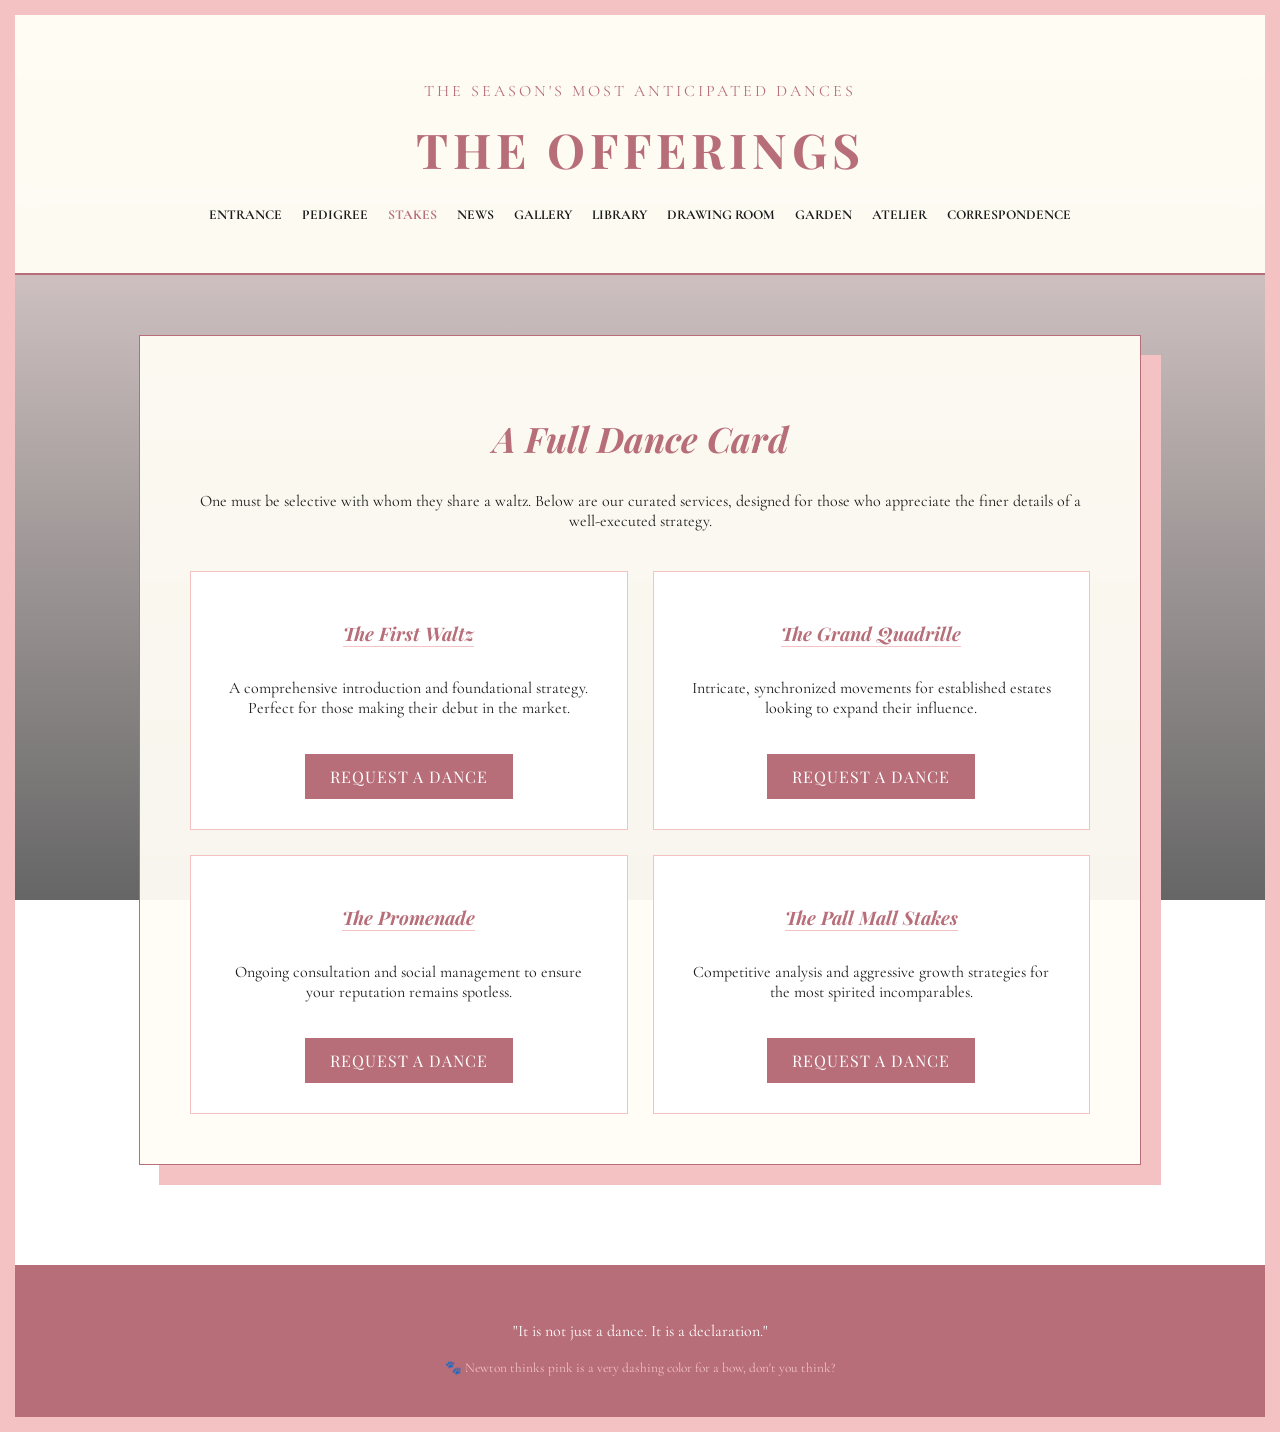
<file: bridgeton/offerings.html>
<!DOCTYPE html>
<html lang="en">
<head>
    <meta charset="UTF-8">
    <meta name="viewport" content="width=device-width, initial-scale=1.0">
    <link href="https://fonts.googleapis.com/css2?family=Cormorant+Garamond:ital,wght@0,400;0,700;1,400&family=Playfair+Display:ital@1&display=swap" rel="stylesheet">
    <title>The Season's Offerings | Kate Sharma Inspired</title>
    <style>
        :root {
            --blush-pink: #f4c2c2;
            --rose-gold: #b76e79;
            --kate-teal: #006666; /* Teal accent to ground the pink */
            --silk-cream: rgba(255, 253, 245, 0.95);
            --ink-black: #1a1a1a;
        }

        body {
            margin: 0;
            /* Background: Soft pink tulips or a Regency ballroom in morning light */
            background-image: linear-gradient(rgba(244, 194, 194, 0.4), rgba(0, 0, 0, 0.6)), 
                              url('https://images.unsplash.com/photo-1526047932273-341f2a7631f9?auto=format&fit=crop&q=80&w=2000');
            background-size: cover;
            background-attachment: fixed;
            background-position: center;
            font-family: 'Cormorant Garamond', serif;
            color: var(--ink-black);
            min-height: 100vh;
            border: 15px solid var(--blush-pink);
        }

        header {
            text-align: center;
            padding: 50px 20px;
            background: var(--silk-cream);
            border-bottom: 2px solid var(--rose-gold);
            backdrop-filter: blur(10px);
        }

        h1 { 
            font-family: 'Playfair Display', serif; 
            font-size: 3rem; 
            color: var(--rose-gold);
            text-transform: uppercase;
            letter-spacing: 5px;
            margin: 0;
        }

        nav { 
            margin-top: 25px; 
            display: flex; 
            flex-wrap: wrap; 
            justify-content: center; 
            gap: 20px; 
        }

        nav a { 
            text-decoration: none; 
            color: var(--ink-black); 
            font-weight: bold; 
            text-transform: uppercase; 
            font-size: 0.85rem;
            transition: 0.3s;
        }

        nav a:hover {
            color: var(--rose-gold);
            border-bottom: 2px solid var(--rose-gold);
        }

        .chamber { 
            max-width: 900px; 
            margin: 60px auto; 
            padding: 50px; 
            background: var(--silk-cream);
            border: 1px solid var(--rose-gold);
            box-shadow: 20px 20px 0px var(--blush-pink);
            text-align: center;
        }

        .dance-card-container {
            display: grid;
            grid-template-columns: 1fr 1fr;
            gap: 25px;
            margin-top: 40px;
        }

        .dance-card {
            background: white;
            border: 1px solid var(--blush-pink);
            padding: 30px;
            transition: 0.3s;
            position: relative;
        }

        .dance-card:hover {
            box-shadow: 0px 10px 20px rgba(183, 110, 121, 0.2);
            transform: translateY(-5px);
        }

        .dance-card h3 {
            font-family: 'Playfair Display', serif;
            color: var(--rose-gold);
            font-style: italic;
            border-bottom: 1px solid var(--blush-pink);
            display: inline-block;
            margin-bottom: 15px;
        }

        .btn-blush {
            background: var(--rose-gold);
            color: white;
            padding: 12px 25px;
            border: none;
            font-family: 'Playfair Display', serif;
            text-transform: uppercase;
            letter-spacing: 1px;
            cursor: pointer;
            text-decoration: none;
            display: inline-block;
            margin-top: 20px;
        }

        .btn-blush:hover {
            background: var(--kate-teal);
        }

        footer { 
            padding: 40px; 
            text-align: center; 
            background: var(--rose-gold);
            color: white;
            margin-top: 100px;
        }
    </style>
</head>
<body>

    <header>
        <p style="letter-spacing: 3px; color: var(--rose-gold);">THE SEASON'S MOST ANTICIPATED DANCES</p>
        <h1>THE OFFERINGS</h1>
        <nav>
            <a href="index.html">Entrance</a>
            <a href="pedigree.html">Pedigree</a>
            <a href="offerings.html" style="color: var(--rose-gold);">Stakes</a>
            <a href="papers.html">News</a>
            <a href="gallery.html">Gallery</a>
            <a href="music-room.html">Library</a>
            <a href="drawing-room.html">Drawing Room</a>
            <a href="conservatory.html">Garden</a>
            <a href="modiste.html">Atelier</a>
            <a href="writing-desk.html">Correspondence</a>
        </nav>
    </header>

    <div class="chamber">
        <h2 style="font-family: 'Playfair Display'; font-style: italic; font-size: 2.2rem; color: var(--rose-gold);">A Full Dance Card</h2>
        <p>One must be selective with whom they share a waltz. Below are our curated services, designed for those who appreciate the finer details of a well-executed strategy.</p>
        
        

        <div class="dance-card-container">
            <div class="dance-card">
                <h3>The First Waltz</h3>
                <p>A comprehensive introduction and foundational strategy. Perfect for those making their debut in the market.</p>
                <a href="writing-desk.html" class="btn-blush">Request a Dance</a>
            </div>
            <div class="dance-card">
                <h3>The Grand Quadrille</h3>
                <p>Intricate, synchronized movements for established estates looking to expand their influence.</p>
                <a href="writing-desk.html" class="btn-blush">Request a Dance</a>
            </div>
            <div class="dance-card">
                <h3>The Promenade</h3>
                <p>Ongoing consultation and social management to ensure your reputation remains spotless.</p>
                <a href="writing-desk.html" class="btn-blush">Request a Dance</a>
            </div>
            <div class="dance-card">
                <h3>The Pall Mall Stakes</h3>
                <p>Competitive analysis and aggressive growth strategies for the most spirited incomparables.</p>
                <a href="writing-desk.html" class="btn-blush">Request a Dance</a>
            </div>
        </div>
    </div>

    <footer>
        <p>"It is not just a dance. It is a declaration."</p>
        <small style="color: var(--blush-pink);">🐾 Newton thinks pink is a very dashing color for a bow, don't you think?</small>
    </footer>

</body>
</html>
</file>
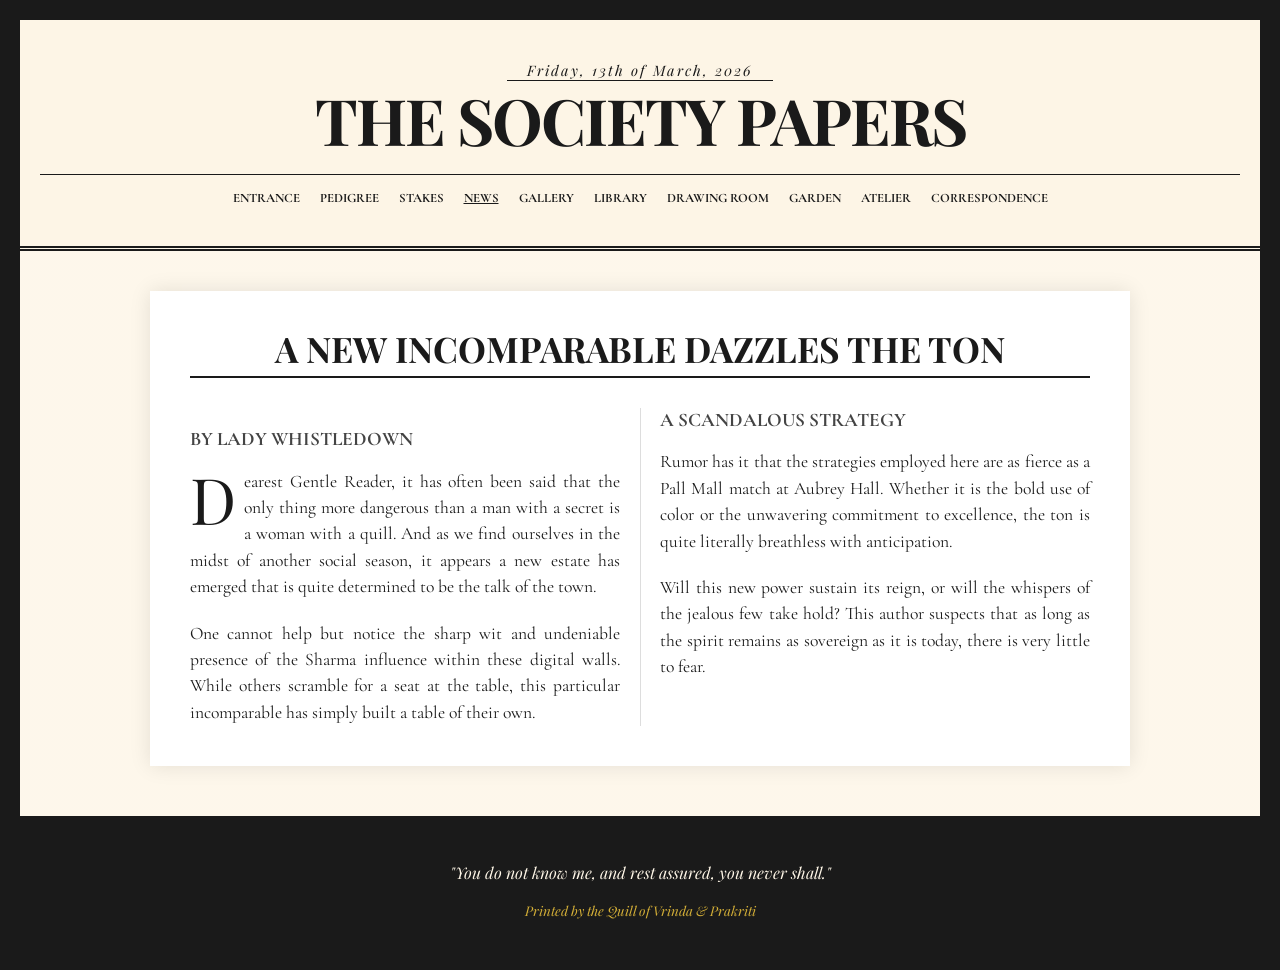
<file: bridgeton/papers.html>
<!DOCTYPE html>
<html lang="en">
<head>
    <meta charset="UTF-8">
    <meta name="viewport" content="width=device-width, initial-scale=1.0">
    <link href="https://fonts.googleapis.com/css2?family=Cormorant+Garamond:ital,wght@0,400;0,700;1,400&family=Playfair+Display:ital@1&display=swap" rel="stylesheet">
    <title>The Society Papers | Lady Whistledown</title>
    <style>
        :root {
            --whistledown-ink: #1a1a1a;
            --paper-cream: #fdf5e6;
            --scandal-gold: #d4af37;
            --news-grey: #444444;
        }

        body {
            margin: 0;
            /* Background: High-quality parchment or a flat lay of vintage newspapers */
            background-image: linear-gradient(rgba(253, 245, 230, 0.8), rgba(253, 245, 230, 0.8)), 
                              url('https://images.unsplash.com/photo-1585829365234-781fcdcc4810?auto=format&fit=crop&q=80&w=2000');
            background-size: cover;
            background-attachment: fixed;
            background-position: center;
            font-family: 'Cormorant Garamond', serif;
            color: var(--whistledown-ink);
            min-height: 100vh;
            border: 20px solid var(--whistledown-ink);
            border-image: url('https://www.transparenttextures.com/patterns/black-linen.png') 30 stretch;
        }

        header {
            text-align: center;
            padding: 40px 20px;
            background: var(--paper-cream);
            border-bottom: 5px double var(--whistledown-ink);
        }

        .issue-date {
            font-family: 'Playfair Display', serif;
            font-style: italic;
            letter-spacing: 2px;
            font-size: 0.9rem;
            border-bottom: 1px solid var(--whistledown-ink);
            display: inline-block;
            margin-bottom: 10px;
            padding: 0 20px;
        }

        h1 { 
            font-family: 'Playfair Display', serif; 
            font-size: 4rem; 
            color: var(--whistledown-ink);
            text-transform: uppercase;
            letter-spacing: -2px;
            margin: 0;
            line-height: 0.9;
        }

        nav { 
            margin-top: 25px; 
            display: flex; 
            flex-wrap: wrap; 
            justify-content: center; 
            gap: 20px; 
            border-top: 1px solid var(--whistledown-ink);
            padding-top: 15px;
        }

        nav a { 
            text-decoration: none; 
            color: var(--whistledown-ink); 
            font-weight: bold; 
            text-transform: uppercase; 
            font-size: 0.8rem;
            transition: 0.3s;
        }

        nav a:hover {
            color: var(--scandal-gold);
            text-decoration: underline;
        }

        .newspaper-container { 
            max-width: 900px; 
            margin: 40px auto; 
            padding: 40px; 
            background: white;
            box-shadow: 0 0 20px rgba(0,0,0,0.1);
            column-count: 2; /* Creates the newspaper column look */
            column-gap: 40px;
            column-rule: 1px solid #ddd;
        }

        @media (max-width: 768px) {
            .newspaper-container { column-count: 1; }
        }

        .headline {
            font-family: 'Playfair Display', serif;
            font-size: 2.2rem;
            line-height: 1;
            margin-top: 0;
            column-span: all; /* Title stretches across both columns */
            text-align: center;
            margin-bottom: 30px;
            border-bottom: 2px solid var(--whistledown-ink);
            padding-bottom: 10px;
        }

        .article h3 {
            text-transform: uppercase;
            font-size: 1.2rem;
            margin-bottom: 5px;
            color: var(--news-grey);
        }

        .article p {
            font-size: 1.1rem;
            line-height: 1.5;
            margin-bottom: 20px;
            text-align: justify;
        }

        .dropcap {
            float: left;
            font-family: 'Playfair Display', serif;
            font-size: 4rem;
            line-height: 0.8;
            padding-right: 8px;
            padding-top: 4px;
            color: var(--whistledown-ink);
        }

        footer { 
            padding: 30px; 
            text-align: center; 
            background: var(--whistledown-ink);
            color: var(--paper-cream);
            margin-top: 50px;
            font-family: 'Playfair Display', serif;
            font-style: italic;
        }
    </style>
</head>
<body>

    <header>
        <div class="issue-date">Friday, 13th of March, 2026</div>
        <h1>THE SOCIETY PAPERS</h1>
        <nav>
            <a href="index.html">Entrance</a>
            <a href="pedigree.html">Pedigree</a>
            <a href="offerings.html">Stakes</a>
            <a href="papers.html" style="text-decoration: underline;">News</a>
            <a href="gallery.html">Gallery</a>
            <a href="music-room.html">Library</a>
            <a href="drawing-room.html">Drawing Room</a>
            <a href="conservatory.html">Garden</a>
            <a href="modiste.html">Atelier</a>
            <a href="writing-desk.html">Correspondence</a>
        </nav>
    </header>

    <div class="newspaper-container">
        <h2 class="headline">A NEW INCOMPARABLE DAZZLES THE TON</h2>
        
        <div class="article">
            <h3>By Lady Whistledown</h3>
            <p><span class="dropcap">D</span>earest Gentle Reader, it has often been said that the only thing more dangerous than a man with a secret is a woman with a quill. And as we find ourselves in the midst of another social season, it appears a new estate has emerged that is quite determined to be the talk of the town.</p>
            
            <p>One cannot help but notice the sharp wit and undeniable presence of the Sharma influence within these digital walls. While others scramble for a seat at the table, this particular incomparable has simply built a table of their own.</p>
            
            <h3>A Scandalous Strategy</h3>
            <p>Rumor has it that the strategies employed here are as fierce as a Pall Mall match at Aubrey Hall. Whether it is the bold use of color or the unwavering commitment to excellence, the ton is quite literally breathless with anticipation.</p>
            
            <p>Will this new power sustain its reign, or will the whispers of the jealous few take hold? This author suspects that as long as the spirit remains as sovereign as it is today, there is very little to fear.</p>
        </div>
    </div>

    <footer>
        <p>"You do not know me, and rest assured, you never shall."</p>
        <small style="color: var(--scandal-gold);">Printed by the Quill of Vrinda & Prakriti</small>
    </footer>

</body>
</html>
</file>
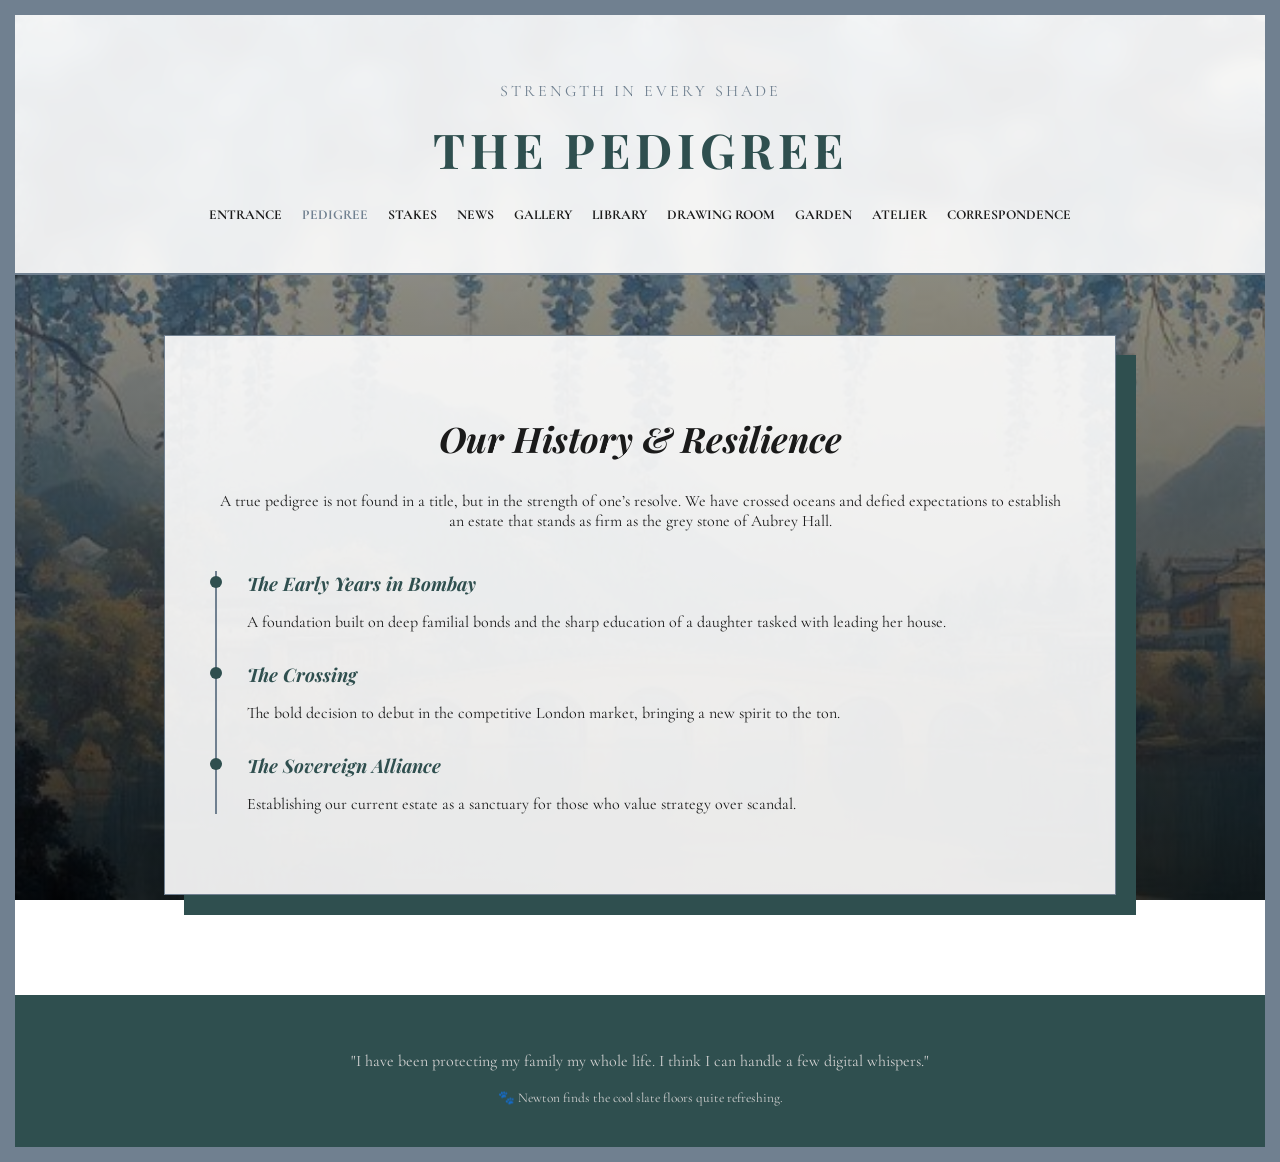
<file: bridgeton/pedigree.html>
<!DOCTYPE html>
<html lang="en">
<head>
    <meta charset="UTF-8">
    <meta name="viewport" content="width=device-width, initial-scale=1.0">
    <link href="https://fonts.googleapis.com/css2?family=Cormorant+Garamond:ital,wght@0,400;0,700;1,400&family=Playfair+Display:ital@1&display=swap" rel="stylesheet">
    <title>The Pedigree | A Sharma Legacy</title>
    <style>
        :root {
            --slate-grey: #708090;
            --silver-mist: #d1d1d1;
            --charcoal-ink: #2f4f4f;
            --silk-white: rgba(255, 255, 255, 0.9);
            --ink-black: #1a1a1a;
        }

        body {
            margin: 0;
            /* UPDATED: Background image set to pedigree.jpeg with a slate-toned overlay */
            background-image: linear-gradient(rgba(112, 128, 144, 0.5), rgba(0, 0, 0, 0.8)), 
                              url('pedigree.jpeg');
            background-size: cover;
            background-attachment: fixed;
            background-position: center;
            font-family: 'Cormorant Garamond', serif;
            color: var(--ink-black);
            min-height: 100vh;
            border: 15px solid var(--slate-grey);
        }

        header {
            text-align: center;
            padding: 50px 20px;
            background: var(--silk-white);
            border-bottom: 2px solid var(--slate-grey);
            backdrop-filter: blur(10px);
        }

        h1 { 
            font-family: 'Playfair Display', serif; 
            font-size: 3rem; 
            color: var(--charcoal-ink);
            text-transform: uppercase;
            letter-spacing: 5px;
            margin: 0;
        }

        nav { 
            margin-top: 25px; 
            display: flex; 
            flex-wrap: wrap; 
            justify-content: center; 
            gap: 20px; 
        }

        nav a { 
            text-decoration: none; 
            color: var(--ink-black); 
            font-weight: bold; 
            text-transform: uppercase; 
            font-size: 0.85rem;
            transition: 0.3s;
        }

        nav a:hover {
            color: var(--slate-grey);
            border-bottom: 2px solid var(--slate-grey);
        }

        .chamber { 
            max-width: 850px; 
            margin: 60px auto; 
            padding: 50px; 
            background: var(--silk-white);
            border: 1px solid var(--slate-grey);
            box-shadow: 20px 20px 0px var(--charcoal-ink);
        }

        .timeline {
            margin-top: 40px;
            position: relative;
            padding-left: 30px;
            border-left: 2px solid var(--slate-grey);
            text-align: left;
        }

        .timeline-event {
            margin-bottom: 30px;
            position: relative;
        }

        .timeline-event::before {
            content: '';
            position: absolute;
            left: -37px;
            top: 5px;
            width: 12px;
            height: 12px;
            background: var(--charcoal-ink);
            border-radius: 50%;
        }

        .timeline-event h3 {
            margin: 0;
            font-family: 'Playfair Display', serif;
            color: var(--charcoal-ink);
            font-style: italic;
        }

        footer { 
            padding: 40px; 
            text-align: center; 
            background: var(--charcoal-ink);
            color: var(--silver-mist);
            margin-top: 100px;
        }
    </style>
</head>
<body>

    <header>
        <p style="letter-spacing: 3px; color: var(--slate-grey);">STRENGTH IN EVERY SHADE</p>
        <h1>THE PEDIGREE</h1>
        <nav>
            <a href="index.html">Entrance</a>
            <a href="pedigree.html" style="color: var(--slate-grey);">Pedigree</a>
            <a href="offerings.html">Stakes</a>
            <a href="papers.html">News</a>
            <a href="gallery.html">Gallery</a>
            <a href="music-room.html">Library</a>
            <a href="drawing-room.html">Drawing Room</a>
            <a href="conservatory.html">Garden</a>
            <a href="modiste.html">Atelier</a>
            <a href="writing-desk.html">Correspondence</a>
        </nav>
    </header>

    <div class="chamber">
        <h2 style="font-family: 'Playfair Display'; font-style: italic; font-size: 2.2rem; text-align: center;">Our History & Resilience</h2>
        <p style="text-align: center;">A true pedigree is not found in a title, but in the strength of one’s resolve. We have crossed oceans and defied expectations to establish an estate that stands as firm as the grey stone of Aubrey Hall.</p>
        
        <div class="timeline">
            <div class="timeline-event">
                <h3>The Early Years in Bombay</h3>
                <p>A foundation built on deep familial bonds and the sharp education of a daughter tasked with leading her house.</p>
            </div>
            <div class="timeline-event">
                <h3>The Crossing</h3>
                <p>The bold decision to debut in the competitive London market, bringing a new spirit to the ton.</p>
            </div>
            <div class="timeline-event">
                <h3>The Sovereign Alliance</h3>
                <p>Establishing our current estate as a sanctuary for those who value strategy over scandal.</p>
            </div>
        </div>
    </div>

    <footer>
        <p>"I have been protecting my family my whole life. I think I can handle a few digital whispers."</p>
        <small style="color: var(--silver-mist);">🐾 Newton finds the cool slate floors quite refreshing.</small>
    </footer>

</body>
</html>
</file>
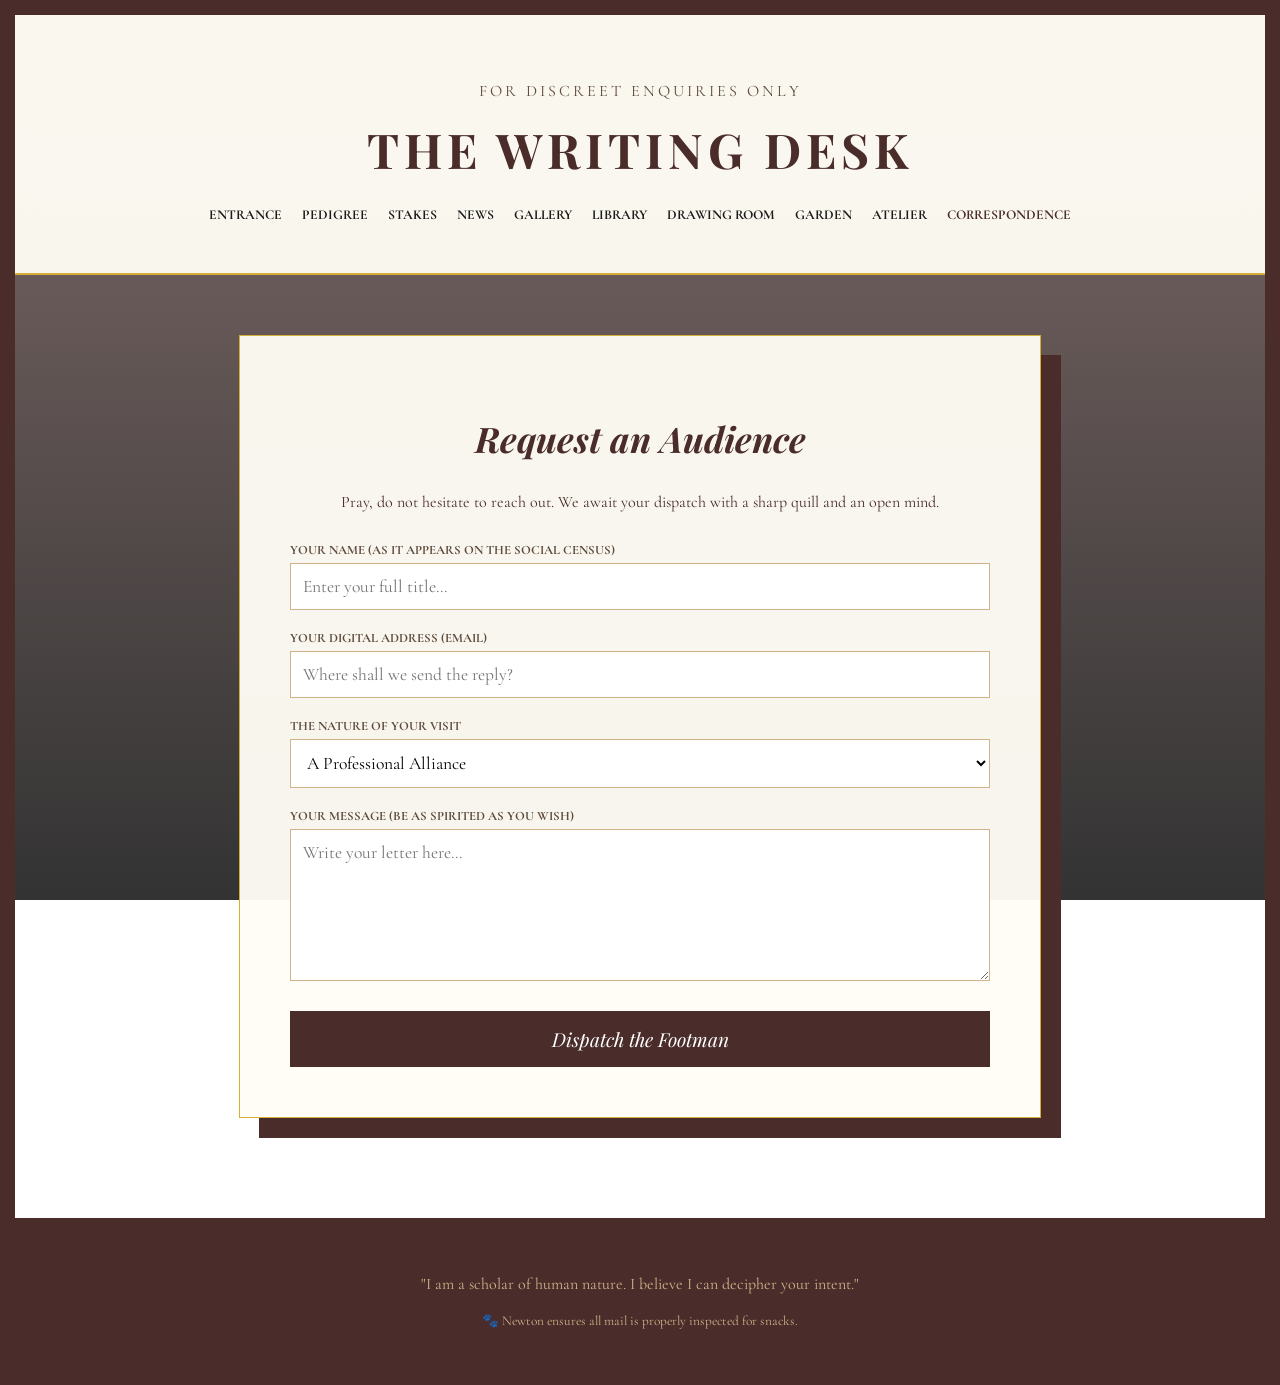
<file: bridgeton/writing-desk.html>
<!DOCTYPE html>
<html lang="en">
<head>
    <meta charset="UTF-8">
    <meta name="viewport" content="width=device-width, initial-scale=1.0">
    <link href="https://fonts.googleapis.com/css2?family=Cormorant+Garamond:ital,wght@0,400;0,700;1,400&family=Playfair+Display:ital@1&display=swap" rel="stylesheet">
    <title>The Writing Desk | Secret Correspondences</title>
    <style>
        :root {
            --mahogany: #4a2c2a;
            --sepia-ink: #5e4b3c;
            --parchment-tan: #d2b48c;
            --silk-cream: rgba(255, 253, 245, 0.96);
            --gold-leaf: #d4af37;
        }

        body {
            margin: 0;
            background-image: linear-gradient(rgba(74, 44, 42, 0.7), rgba(0, 0, 0, 0.8)), 
                              url('https://images.unsplash.com/photo-1516962080544-eac695c93791?auto=format&fit=crop&q=80&w=2000');
            background-size: cover;
            background-attachment: fixed;
            background-position: center;
            font-family: 'Cormorant Garamond', serif;
            color: var(--mahogany);
            min-height: 100vh;
            border: 15px solid var(--mahogany);
        }

        header {
            text-align: center;
            padding: 50px 20px;
            background: var(--silk-cream);
            border-bottom: 2px solid var(--gold-leaf);
            backdrop-filter: blur(10px);
        }

        h1 { 
            font-family: 'Playfair Display', serif; 
            font-size: 3rem; 
            color: var(--mahogany);
            text-transform: uppercase;
            letter-spacing: 5px;
            margin: 0;
        }

        nav { 
            margin-top: 25px; 
            display: flex; 
            flex-wrap: wrap; 
            justify-content: center; 
            gap: 20px; 
        }

        nav a { 
            text-decoration: none; 
            color: #1a1a1a; 
            font-weight: bold; 
            text-transform: uppercase; 
            font-size: 0.85rem;
            transition: 0.3s;
        }

        nav a:hover {
            color: var(--mahogany);
            border-bottom: 2px solid var(--gold-leaf);
        }

        .chamber { 
            max-width: 700px; 
            margin: 60px auto; 
            padding: 50px; 
            background: var(--silk-cream);
            border: 1px solid var(--gold-leaf);
            box-shadow: 20px 20px 0px var(--mahogany);
        }

        h2 {
            font-family: 'Playfair Display', serif;
            font-style: italic;
            font-size: 2.2rem;
            text-align: center;
            margin-bottom: 30px;
        }

        .correspondence-form {
            display: flex;
            flex-direction: column;
            gap: 20px;
        }

        .input-group {
            display: flex;
            flex-direction: column;
            text-align: left;
        }

        label {
            font-weight: bold;
            text-transform: uppercase;
            font-size: 0.8rem;
            margin-bottom: 5px;
            color: var(--sepia-ink);
        }

        input, textarea, select {
            padding: 12px;
            border: 1px solid var(--parchment-tan);
            background: #fff;
            font-family: 'Cormorant Garamond', serif;
            font-size: 1.1rem;
            outline: none;
        }

        input:focus, textarea:focus {
            border-color: var(--mahogany);
            background: #fafafa;
        }

        .btn-dispatch {
            background: var(--mahogany);
            color: #fff;
            padding: 15px;
            border: none;
            font-family: 'Playfair Display', serif;
            font-size: 1.2rem;
            font-style: italic;
            cursor: pointer;
            transition: 0.4s;
            margin-top: 10px;
            text-align: center;
            text-decoration: none;
        }

        .btn-dispatch:hover {
            background: var(--sepia-ink);
            letter-spacing: 2px;
        }

        footer { 
            padding: 40px; 
            text-align: center; 
            background: var(--mahogany);
            color: var(--parchment-tan);
            margin-top: 100px;
        }
    </style>
</head>
<body>

    <header>
        <p style="letter-spacing: 3px; color: var(--sepia-ink);">FOR DISCREET ENQUIRIES ONLY</p>
        <h1>THE WRITING DESK</h1>
        <nav>
            <a href="index.html">Entrance</a>
            <a href="pedigree.html">Pedigree</a>
            <a href="offerings.html">Stakes</a>
            <a href="papers.html">News</a>
            <a href="gallery.html">Gallery</a>
            <a href="music-room.html">Library</a>
            <a href="drawing-room.html">Drawing Room</a>
            <a href="conservatory.html">Garden</a>
            <a href="modiste.html">Atelier</a>
            <a href="writing-desk.html" style="color: var(--mahogany);">Correspondence</a>
        </nav>
    </header>

    <div class="chamber">
        <h2>Request an Audience</h2>
        <p style="text-align: center; margin-bottom: 30px;">Pray, do not hesitate to reach out. We await your dispatch with a sharp quill and an open mind.</p>
        
        <form class="correspondence-form" onsubmit="event.preventDefault(); sendMail();">
            <div class="input-group">
                <label>Your Name (As it appears on the Social Census)</label>
                <input type="text" id="userName" placeholder="Enter your full title..." required>
            </div>

            <div class="input-group">
                <label>Your Digital Address (Email)</label>
                <input type="email" id="userEmail" placeholder="Where shall we send the reply?" required>
            </div>

            <div class="input-group">
                <label>The Nature of Your Visit</label>
                <select id="visitNature">
                    <option>A Professional Alliance</option>
                    <option>A Social Call</option>
                    <option>A Pressing Curiosity</option>
                    <option>A Secret Shared</option>
                </select>
            </div>

            <div class="input-group">
                <label>Your Message (Be as spirited as you wish)</label>
                <textarea id="userMessage" rows="6" placeholder="Write your letter here..." required></textarea>
            </div>

            <button type="submit" class="btn-dispatch">Dispatch the Footman</button>
        </form>
    </div>

    <footer>
        <p>"I am a scholar of human nature. I believe I can decipher your intent."</p>
        <small style="color: var(--parchment-tan);">🐾 Newton ensures all mail is properly inspected for snacks.</small>
    </footer>

    <script>
        function sendMail() {
            const adminEmail = "vrindaaggarwal1234@gmail.com";
            const name = document.getElementById('userName').value;
            const email = document.getElementById('userEmail').value;
            const nature = document.getElementById('visitNature').value;
            const message = document.getElementById('userMessage').value;

            // Formatting the subject
            const subject = encodeURIComponent("Social Inquiry from " + name);

            // Constructing the body with the User's Email included
            const body = encodeURIComponent(
                "Dearest Admin,\n\n" + 
                "Nature of Visit: " + nature + "\n" +
                "Sender's Social Address: " + email + "\n\n" +
                "Message:\n" + message + "\n\n" +
                "Yours Faithfully,\n" + name
            );

            // Generating the Link
            const mailtoLink = `mailto:${adminEmail}?subject=${subject}&body=${body}`;

            // Redirecting to Gmail/Mail Client
            window.location.href = mailtoLink;
        }
    </script>

</body>
</html>
</file>
